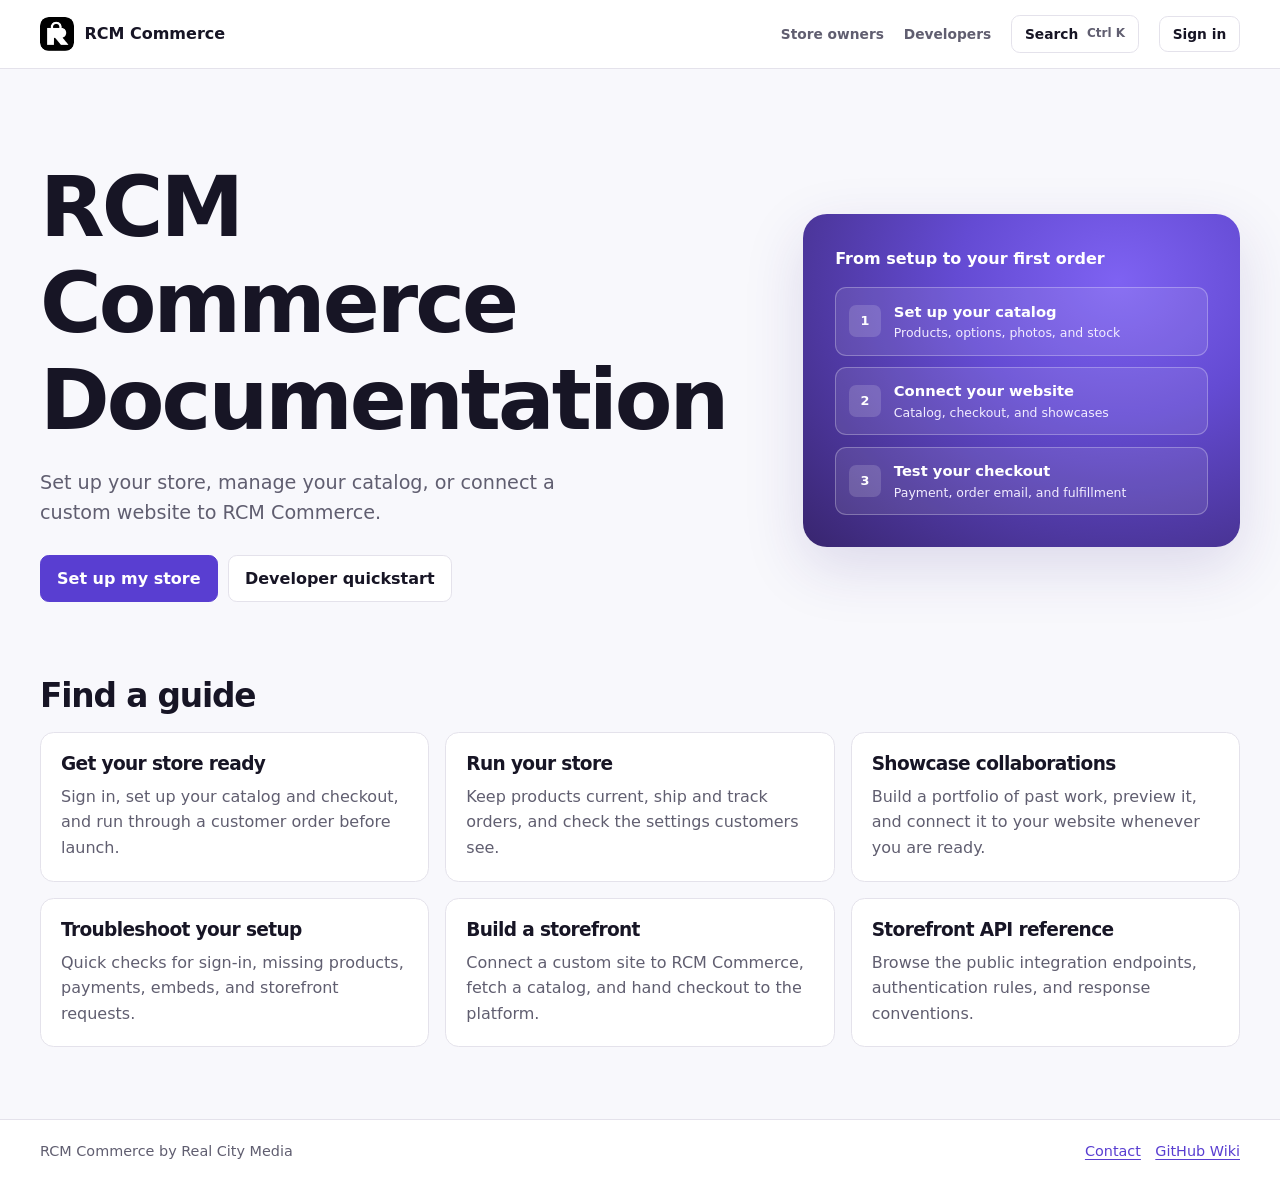
<file: index.html>
<!doctype html>
<html lang="en">
<head><meta charset="utf-8"><meta name="viewport" content="width=device-width, initial-scale=1">
<title>Documentation · RCM Commerce Docs</title><meta name="description" content="Guides for store owners and developers using RCM Commerce.">
<link rel="icon" type="image/png" href="assets/rcm.png"><link rel="stylesheet" href="assets/docs.css">
<script src="assets/docs.js" defer></script></head>
<body><a class="skip" href="#main">Skip to content</a>
<header class="top"><nav class="top-inner" aria-label="Main navigation">
<a class="brand" href="./"><img alt="" width="34" height="34" src="assets/rcm.png">RCM Commerce</a>
<a class="top-link" href="getting-started.html">Store owners</a>
<a class="top-link" href="developers.html">Developers</a>
<button class="search-open" type="button" aria-haspopup="dialog">Search <kbd>Ctrl K</kbd></button>
<a class="button" href="https://realcitycommerce.com/login">Sign in</a>
</nav></header>
<main class="wrap" id="main">
<section class="hero"><div><h1>RCM Commerce<br>Documentation</h1><p>Set up your store, manage your catalog, or connect a custom website to RCM Commerce.</p><div class="hero-actions"><a class="button primary" href="getting-started.html">Set up my store</a><a class="button" href="developers.html">Developer quickstart</a></div></div>
<div class="diagram"><div class="diagram-title">From setup to your first order</div><ol>
<li><span class="diagram-index">1</span><div><b>Set up your catalog</b><small>Products, options, photos, and stock</small></div></li>
<li><span class="diagram-index">2</span><div><b>Connect your website</b><small>Catalog, checkout, and showcases</small></div></li>
<li><span class="diagram-index">3</span><div><b>Test your checkout</b><small>Payment, order email, and fulfillment</small></div></li>
</ol></div></section>
<section class="home-section"><h2>Find a guide</h2><div class="cards"><a class="card-link" href="getting-started.html"><h3>Get your store ready</h3><p>Sign in, set up your catalog and checkout, and run through a customer order before launch.</p></a><a class="card-link" href="store-operations.html"><h3>Run your store</h3><p>Keep products current, ship and track orders, and check the settings customers see.</p></a><a class="card-link" href="collaborations.html"><h3>Showcase collaborations</h3><p>Build a portfolio of past work, preview it, and connect it to your website whenever you are ready.</p></a><a class="card-link" href="troubleshooting.html"><h3>Troubleshoot your setup</h3><p>Quick checks for sign-in, missing products, payments, embeds, and storefront requests.</p></a><a class="card-link" href="developers.html"><h3>Build a storefront</h3><p>Connect a custom site to RCM Commerce, fetch a catalog, and hand checkout to the platform.</p></a><a class="card-link" href="api.html"><h3>Storefront API reference</h3><p>Browse the public integration endpoints, authentication rules, and response conventions.</p></a></div></section>
</main>
<footer><div class="wrap footer-inner"><span>RCM Commerce by Real City Media</span><div class="footer-links">
<a href="https://realcitymedia.com">Contact</a><a href="https://github.com/RealCityMedia/rcm-commerce-docs/wiki">GitHub Wiki</a></div></div></footer>
<dialog id="search" aria-label="Search the guides"><div class="search-bar"><input type="search" aria-label="Search the guides" placeholder="Search products, checkout, API…"><form method="dialog"><button class="button">Close</button></form></div><ul class="search-results" aria-live="polite"></ul></dialog>
</body></html>
</file>
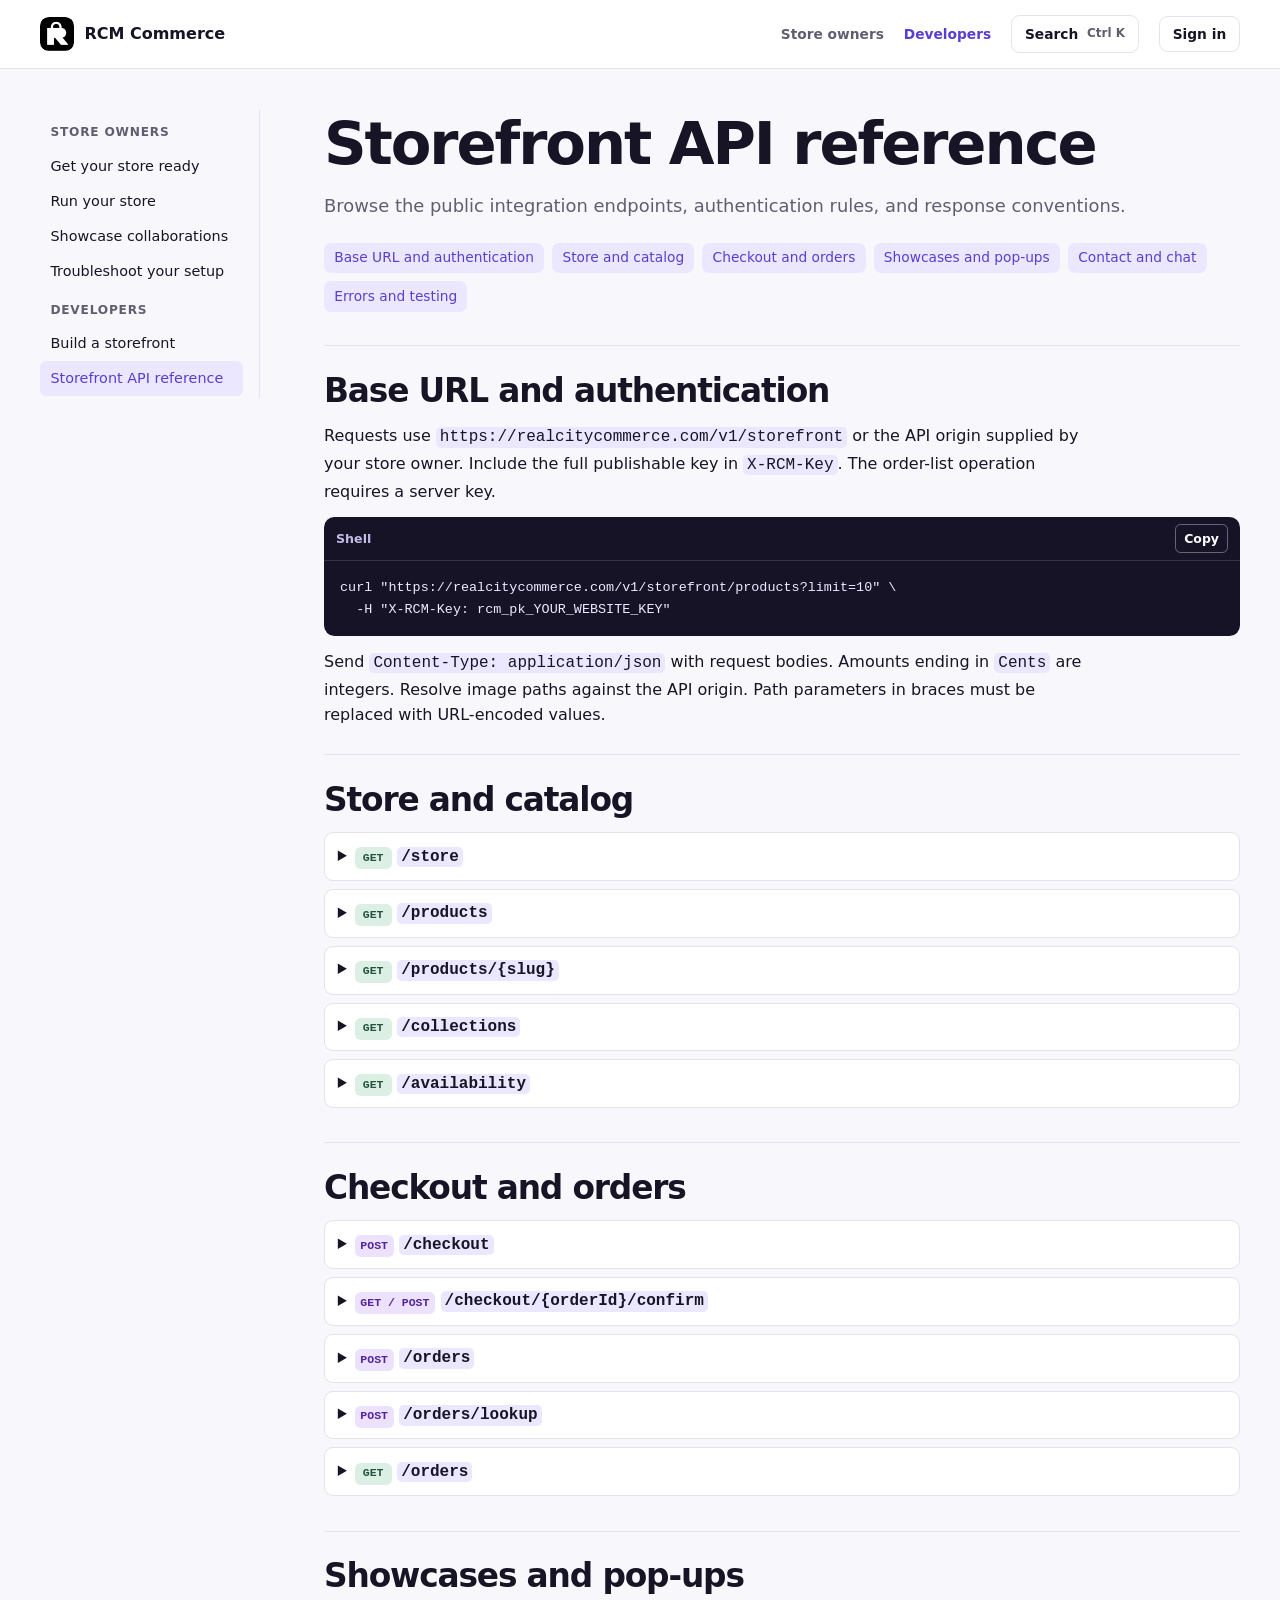
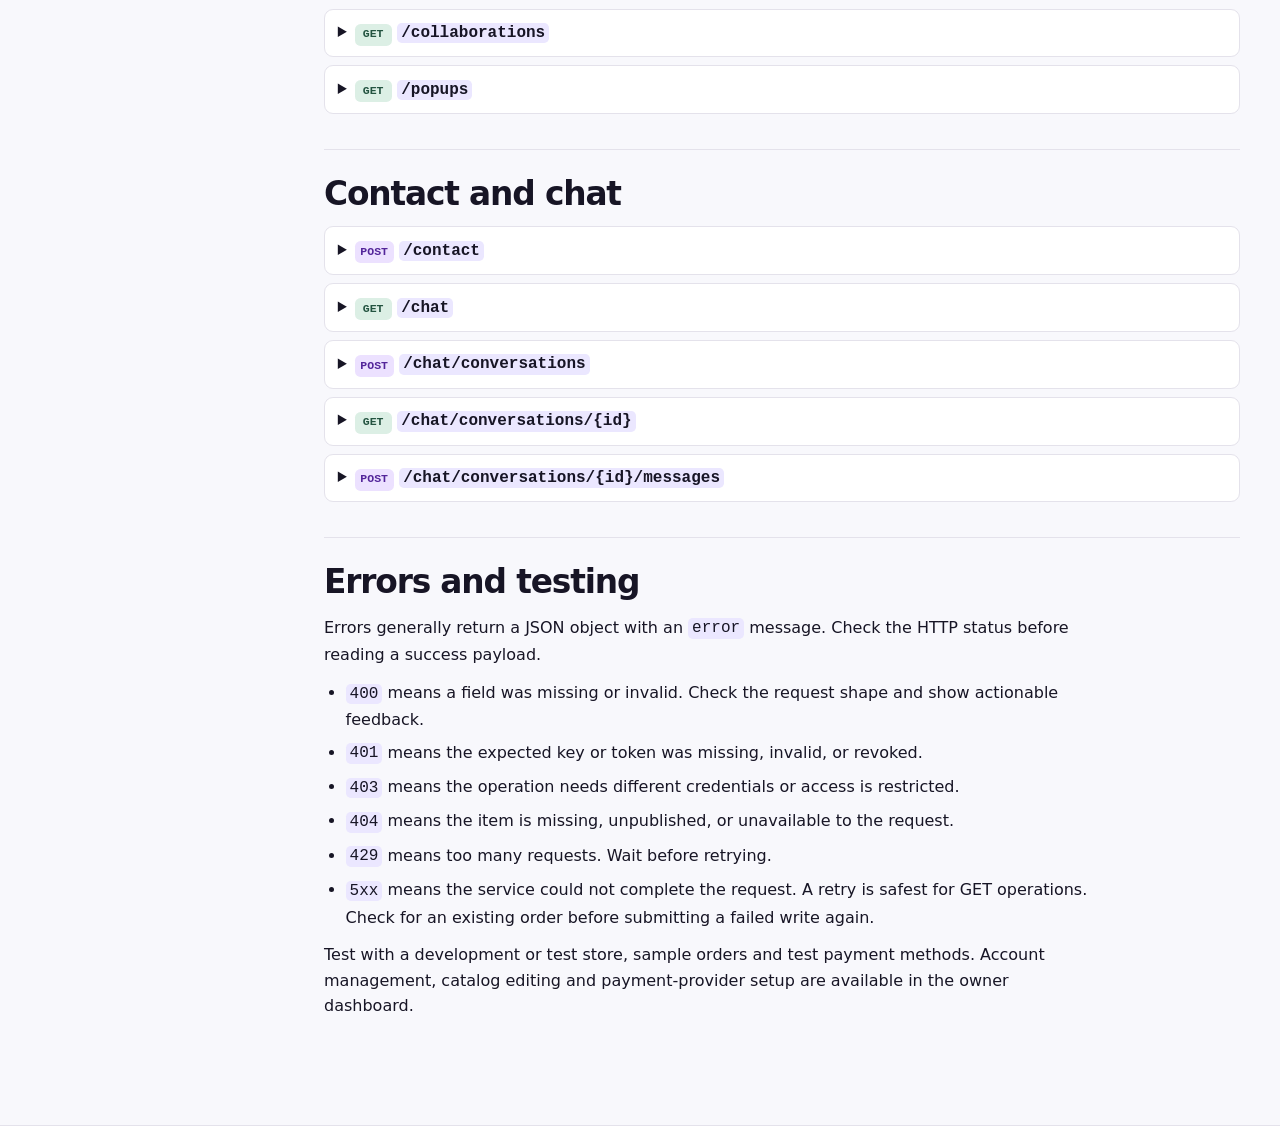
<file: api.html>
<!doctype html>
<html lang="en">
<head><meta charset="utf-8"><meta name="viewport" content="width=device-width, initial-scale=1">
<title>Storefront API reference · RCM Commerce Docs</title><meta name="description" content="Browse the public integration endpoints, authentication rules, and response conventions.">
<link rel="icon" type="image/png" href="assets/rcm.png"><link rel="stylesheet" href="assets/docs.css">
<script src="assets/docs.js" defer></script></head>
<body><a class="skip" href="#main">Skip to content</a>
<header class="top"><nav class="top-inner" aria-label="Main navigation">
<a class="brand" href="./"><img alt="" width="34" height="34" src="assets/rcm.png">RCM Commerce</a>
<a class="top-link" href="getting-started.html">Store owners</a>
<a class="top-link" href="developers.html" aria-current="true">Developers</a>
<button class="search-open" type="button" aria-haspopup="dialog">Search <kbd>Ctrl K</kbd></button>
<a class="button" href="https://realcitycommerce.com/login">Sign in</a>
</nav></header>
<main class="wrap page-grid" id="main"><nav class="sidebar" aria-label="Documentation"><h2>Store owners</h2><a href="getting-started.html">Get your store ready</a><a href="store-operations.html">Run your store</a><a href="collaborations.html">Showcase collaborations</a><a href="troubleshooting.html">Troubleshoot your setup</a><h2>Developers</h2><a href="developers.html">Build a storefront</a><a href="api.html" aria-current="page">Storefront API reference</a></nav>
<article class="doc"><header class="page-title"><h1>Storefront API reference</h1><p>Browse the public integration endpoints, authentication rules, and response conventions.</p></header>
<nav class="contents" aria-label="On this page"><a href="#overview">Base URL and authentication</a><a href="#catalog">Store and catalog</a><a href="#payments">Checkout and orders</a><a href="#content">Showcases and pop-ups</a><a href="#messaging">Contact and chat</a><a href="#errors">Errors and testing</a></nav>
<section id="overview"><h2>Base URL and authentication</h2><p>Requests use <code>https://realcitycommerce.com/v1/storefront</code> or the API origin supplied by your store owner. Include the full publishable key in <code>X-RCM-Key</code>. The order-list operation requires a server key.</p><div class="code"><div class="code-header"><span>Shell</span><button type="button" aria-label="Copy Shell example">Copy</button></div><pre><code>curl &quot;https://realcitycommerce.com/v1/storefront/products?limit=10&quot; \
  -H &quot;X-RCM-Key: rcm_pk_YOUR_WEBSITE_KEY&quot;</code></pre></div><p>Send <code>Content-Type: application/json</code> with request bodies. Amounts ending in <code>Cents</code> are integers. Resolve image paths against the API origin. Path parameters in braces must be replaced with URL-encoded values.</p></section>
<section id="catalog"><h2>Store and catalog</h2><details><summary><span class="method get">GET</span> <code>/store</code></summary><p>Returns the connected store’s <code>id</code>, <code>slug</code>, <code>name</code>, <code>currency</code>, <code>email</code> and <code>phone</code>.</p></details><details><summary><span class="method get">GET</span> <code>/products</code></summary><p>Returns <code>{ products, total }</code>. Optional query fields include <code>collection</code> (slug), <code>q</code>, <code>tag</code>, <code>sort</code> (<code>newest</code>, <code>price_asc</code>, <code>price_desc</code>, <code>title</code>), <code>limit</code>, <code>offset</code> and <code>lang</code> (<code>en</code> or <code>fr</code>). Use variant IDs, integer-cent prices and stock availability in your product interface.</p></details><details><summary><span class="method get">GET</span> <code>/products/{slug}</code></summary><p>Returns <code>{ product }</code> for an Active product in the store. Accepts <code>lang</code>. A missing or unpublished slug returns <code>404</code>.</p></details><details><summary><span class="method get">GET</span> <code>/collections</code></summary><p>Returns <code>{ collections }</code>. Each includes its slug, title, description, image and active product count.</p></details><details><summary><span class="method get">GET</span> <code>/availability</code></summary><p>Returns <code>salesEnabled</code>, <code>paused</code>, <code>testMode</code>, <code>message</code>, and <code>stripe</code>. Use this to determine whether card sales are ready. A non-null <code>stripe</code> may supply a publishable key for supported custom payment integrations.</p></details></section>
<section id="payments"><h2>Checkout and orders</h2><details><summary><span class="method post">POST</span> <code>/checkout</code></summary><p>Requires <code>items</code> with <code>variantId</code> and <code>quantity</code>, plus absolute <code>successUrl</code> and <code>cancelUrl</code>. <code>customerEmail</code> is optional. Returns <code>201</code> with <code>orderId</code>, <code>number</code>, <code>reference</code>, hosted <code>url</code>, and <code>mock</code>.</p></details><details><summary><span class="method get / post">GET / POST</span> <code>/checkout/{orderId}/confirm</code></summary><p>Returns <code>paid</code>, <code>status</code>, <code>reference</code>, <code>paymentMethod</code>, <code>paymentLabel</code>, <code>instructions</code>, <code>totalCents</code>, and <code>currency</code>. Use the order ID from checkout. Some manual payments remain pending.</p></details><details><summary><span class="method post">POST</span> <code>/orders</code></summary><p>Submits an order or quote in a quote-enabled integration. Send <code>items</code> and at least one of <code>email</code> or <code>contactPhone</code>. Also accepts <code>contactName</code>, <code>contactAddress</code>, <code>notes</code>, <code>fulfilment</code> (<code>pickup</code> or <code>delivery</code>), and <code>paymentMethod</code> (<code>card</code> or <code>terms</code>). Returns <code>201</code> with <code>{ order }</code>. Use hosted checkout for standard online payment.</p></details><details><summary><span class="method post">POST</span> <code>/orders/lookup</code></summary><p>Send <code>{ reference, contact }</code>. The contact must match the phone or email on the order. Returns <code>{ order }</code>, including shipments and tracking when present.</p></details><details><summary><span class="method get">GET</span> <code>/orders</code></summary><p>Requires the server key. Returns <code>{ orders }</code> with up to the 100 most recent orders. Keep this operation and the returned customer information on your server.</p></details></section>
<section id="content"><h2>Showcases and pop-ups</h2><details><summary><span class="method get">GET</span> <code>/collaborations</code></summary><p>Returns <code>{ enabled, collaborations }</code>. Entries contain <code>id</code>, <code>title</code>, <code>company</code>, <code>image</code>, and <code>section</code>. Disabled showcases return an empty array. Sort order is newest first.</p></details><details><summary><span class="method get">GET</span> <code>/popups</code></summary><p>Returns <code>{ enabled, popups }</code> with published current or upcoming events when enabled. Each event includes its name, dates, location and display details.</p></details></section>
<section id="messaging"><h2>Contact and chat</h2><details><summary><span class="method post">POST</span> <code>/contact</code></summary><p>Send <code>name</code>, <code>email</code>, and <code>message</code>. An order <code>reference</code> is optional. A successful submission returns <code>{ ok: true }</code>.</p></details><details><summary><span class="method get">GET</span> <code>/chat</code></summary><p>Returns <code>{ store: { name } }</code> for the connected store.</p></details><details><summary><span class="method post">POST</span> <code>/chat/conversations</code></summary><p>Send <code>email</code> and <code>message</code> with optional <code>name</code> and <code>orderReference</code>. Returns the customer’s conversation, message, access token, and hosted chat URL.</p></details><details><summary><span class="method get">GET</span> <code>/chat/conversations/{id}</code></summary><p>Use the website key and the conversation access token in <code>X-RCM-Chat-Token</code>. Optional <code>after</code> returns only newer messages. Optional <code>peek=1</code> checks without marking the conversation seen.</p></details><details><summary><span class="method post">POST</span> <code>/chat/conversations/{id}/messages</code></summary><p>Use the website key and conversation token. Send <code>{ message }</code>. Returns the saved message with <code>201</code>.</p></details></section>
<section id="errors"><h2>Errors and testing</h2><p>Errors generally return a JSON object with an <code>error</code> message. Check the HTTP status before reading a success payload.</p><ul><li><code>400</code> means a field was missing or invalid. Check the request shape and show actionable feedback.</li><li><code>401</code> means the expected key or token was missing, invalid, or revoked.</li><li><code>403</code> means the operation needs different credentials or access is restricted.</li><li><code>404</code> means the item is missing, unpublished, or unavailable to the request.</li><li><code>429</code> means too many requests. Wait before retrying.</li><li><code>5xx</code> means the service could not complete the request. A retry is safest for GET operations. Check for an existing order before submitting a failed write again.</li></ul><p>Test with a development or test store, sample orders and test payment methods. Account management, catalog editing and payment-provider setup are available in the owner dashboard.</p></section>
</article></main>
<footer><div class="wrap footer-inner"><span>RCM Commerce by Real City Media</span><div class="footer-links">
<a href="https://realcitymedia.com">Contact</a><a href="https://github.com/RealCityMedia/rcm-commerce-docs/wiki">GitHub Wiki</a></div></div></footer>
<dialog id="search" aria-label="Search the guides"><div class="search-bar"><input type="search" aria-label="Search the guides" placeholder="Search products, checkout, API…"><form method="dialog"><button class="button">Close</button></form></div><ul class="search-results" aria-live="polite"></ul></dialog>
</body></html>
</file>
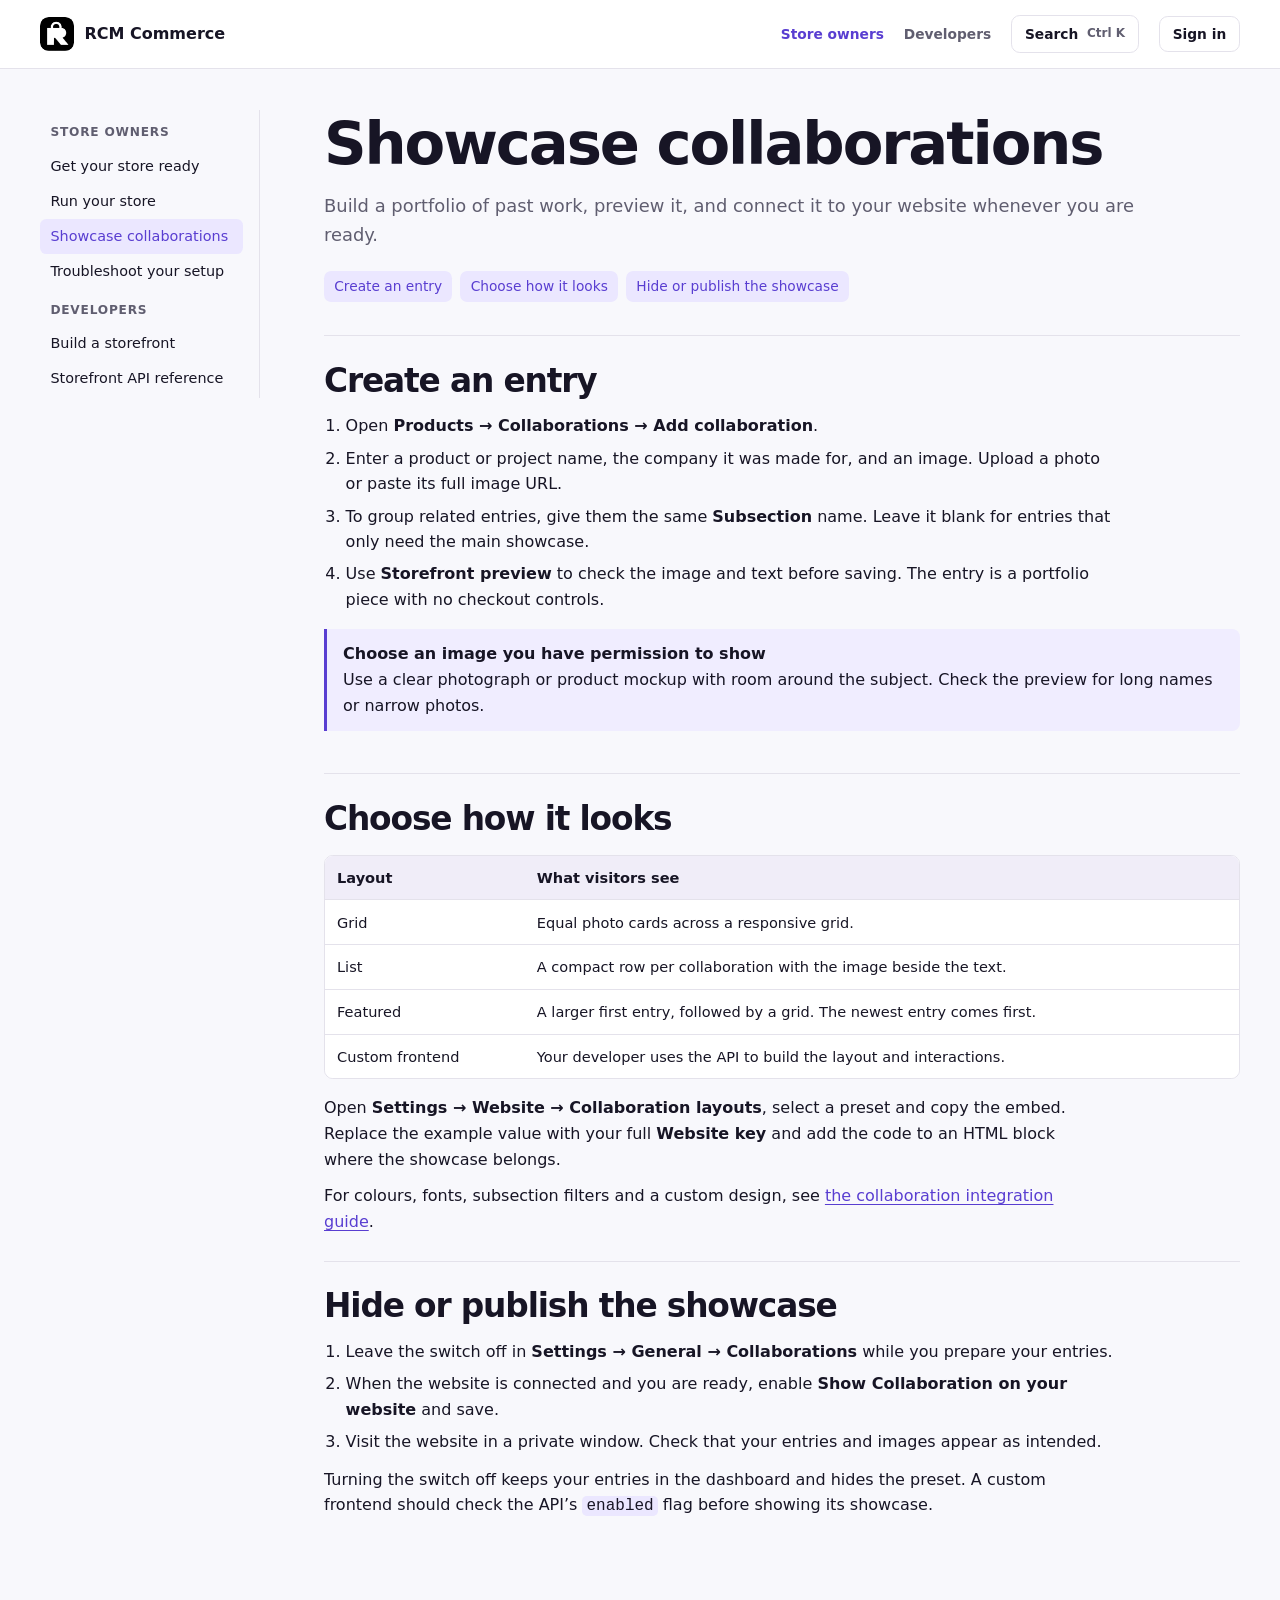
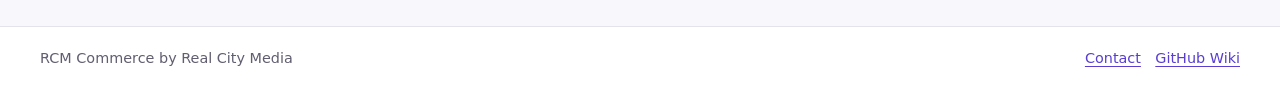
<file: collaborations.html>
<!doctype html>
<html lang="en">
<head><meta charset="utf-8"><meta name="viewport" content="width=device-width, initial-scale=1">
<title>Showcase collaborations · RCM Commerce Docs</title><meta name="description" content="Build a portfolio of past work, preview it, and connect it to your website whenever you are ready.">
<link rel="icon" type="image/png" href="assets/rcm.png"><link rel="stylesheet" href="assets/docs.css">
<script src="assets/docs.js" defer></script></head>
<body><a class="skip" href="#main">Skip to content</a>
<header class="top"><nav class="top-inner" aria-label="Main navigation">
<a class="brand" href="./"><img alt="" width="34" height="34" src="assets/rcm.png">RCM Commerce</a>
<a class="top-link" href="getting-started.html" aria-current="true">Store owners</a>
<a class="top-link" href="developers.html">Developers</a>
<button class="search-open" type="button" aria-haspopup="dialog">Search <kbd>Ctrl K</kbd></button>
<a class="button" href="https://realcitycommerce.com/login">Sign in</a>
</nav></header>
<main class="wrap page-grid" id="main"><nav class="sidebar" aria-label="Documentation"><h2>Store owners</h2><a href="getting-started.html">Get your store ready</a><a href="store-operations.html">Run your store</a><a href="collaborations.html" aria-current="page">Showcase collaborations</a><a href="troubleshooting.html">Troubleshoot your setup</a><h2>Developers</h2><a href="developers.html">Build a storefront</a><a href="api.html">Storefront API reference</a></nav>
<article class="doc"><header class="page-title"><h1>Showcase collaborations</h1><p>Build a portfolio of past work, preview it, and connect it to your website whenever you are ready.</p></header>
<nav class="contents" aria-label="On this page"><a href="#create">Create an entry</a><a href="#display">Choose how it looks</a><a href="#visibility">Hide or publish the showcase</a></nav>
<section id="create"><h2>Create an entry</h2><ol><li>Open <strong>Products → Collaborations → Add collaboration</strong>.</li><li>Enter a product or project name, the company it was made for, and an image. Upload a photo or paste its full image URL.</li><li>To group related entries, give them the same <strong>Subsection</strong> name. Leave it blank for entries that only need the main showcase.</li><li>Use <strong>Storefront preview</strong> to check the image and text before saving. The entry is a portfolio piece with no checkout controls.</li></ol><aside class="tip"><strong>Choose an image you have permission to show</strong>Use a clear photograph or product mockup with room around the subject. Check the preview for long names or narrow photos.</aside></section>
<section id="display"><h2>Choose how it looks</h2><div class="table-wrap"><table><thead><tr><th scope="col">Layout</th><th scope="col">What visitors see</th></tr></thead><tbody><tr><td>Grid</td><td>Equal photo cards across a responsive grid.</td></tr><tr><td>List</td><td>A compact row per collaboration with the image beside the text.</td></tr><tr><td>Featured</td><td>A larger first entry, followed by a grid. The newest entry comes first.</td></tr><tr><td>Custom frontend</td><td>Your developer uses the API to build the layout and interactions.</td></tr></tbody></table></div><p>Open <strong>Settings → Website → Collaboration layouts</strong>, select a preset and copy the embed. Replace the example value with your full <strong>Website key</strong> and add the code to an HTML block where the showcase belongs.</p><p>For colours, fonts, subsection filters and a custom design, see <a href="developers.html#collaborations">the collaboration integration guide</a>.</p></section>
<section id="visibility"><h2>Hide or publish the showcase</h2><ol><li>Leave the switch off in <strong>Settings → General → Collaborations</strong> while you prepare your entries.</li><li>When the website is connected and you are ready, enable <strong>Show Collaboration on your website</strong> and save.</li><li>Visit the website in a private window. Check that your entries and images appear as intended.</li></ol><p>Turning the switch off keeps your entries in the dashboard and hides the preset. A custom frontend should check the API’s <code>enabled</code> flag before showing its showcase.</p></section>
</article></main>
<footer><div class="wrap footer-inner"><span>RCM Commerce by Real City Media</span><div class="footer-links">
<a href="https://realcitymedia.com">Contact</a><a href="https://github.com/RealCityMedia/rcm-commerce-docs/wiki">GitHub Wiki</a></div></div></footer>
<dialog id="search" aria-label="Search the guides"><div class="search-bar"><input type="search" aria-label="Search the guides" placeholder="Search products, checkout, API…"><form method="dialog"><button class="button">Close</button></form></div><ul class="search-results" aria-live="polite"></ul></dialog>
</body></html>
</file>
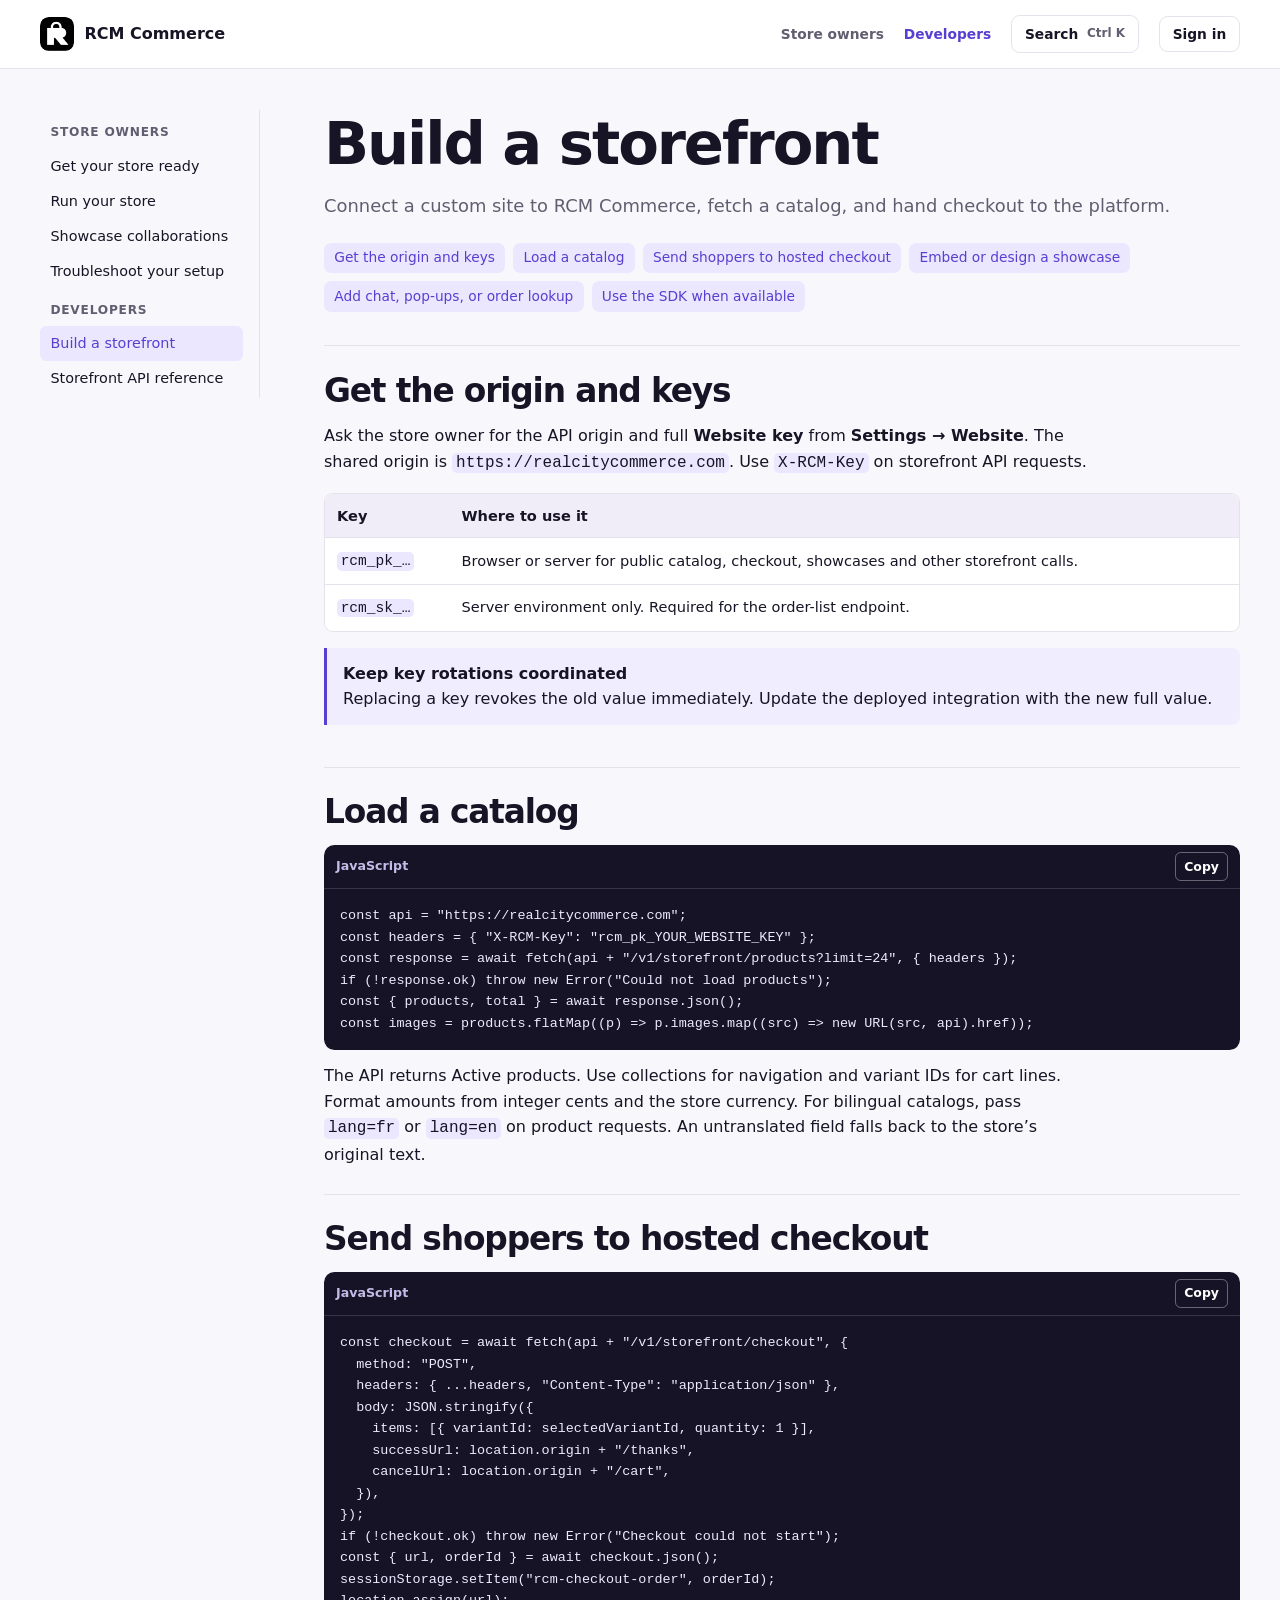
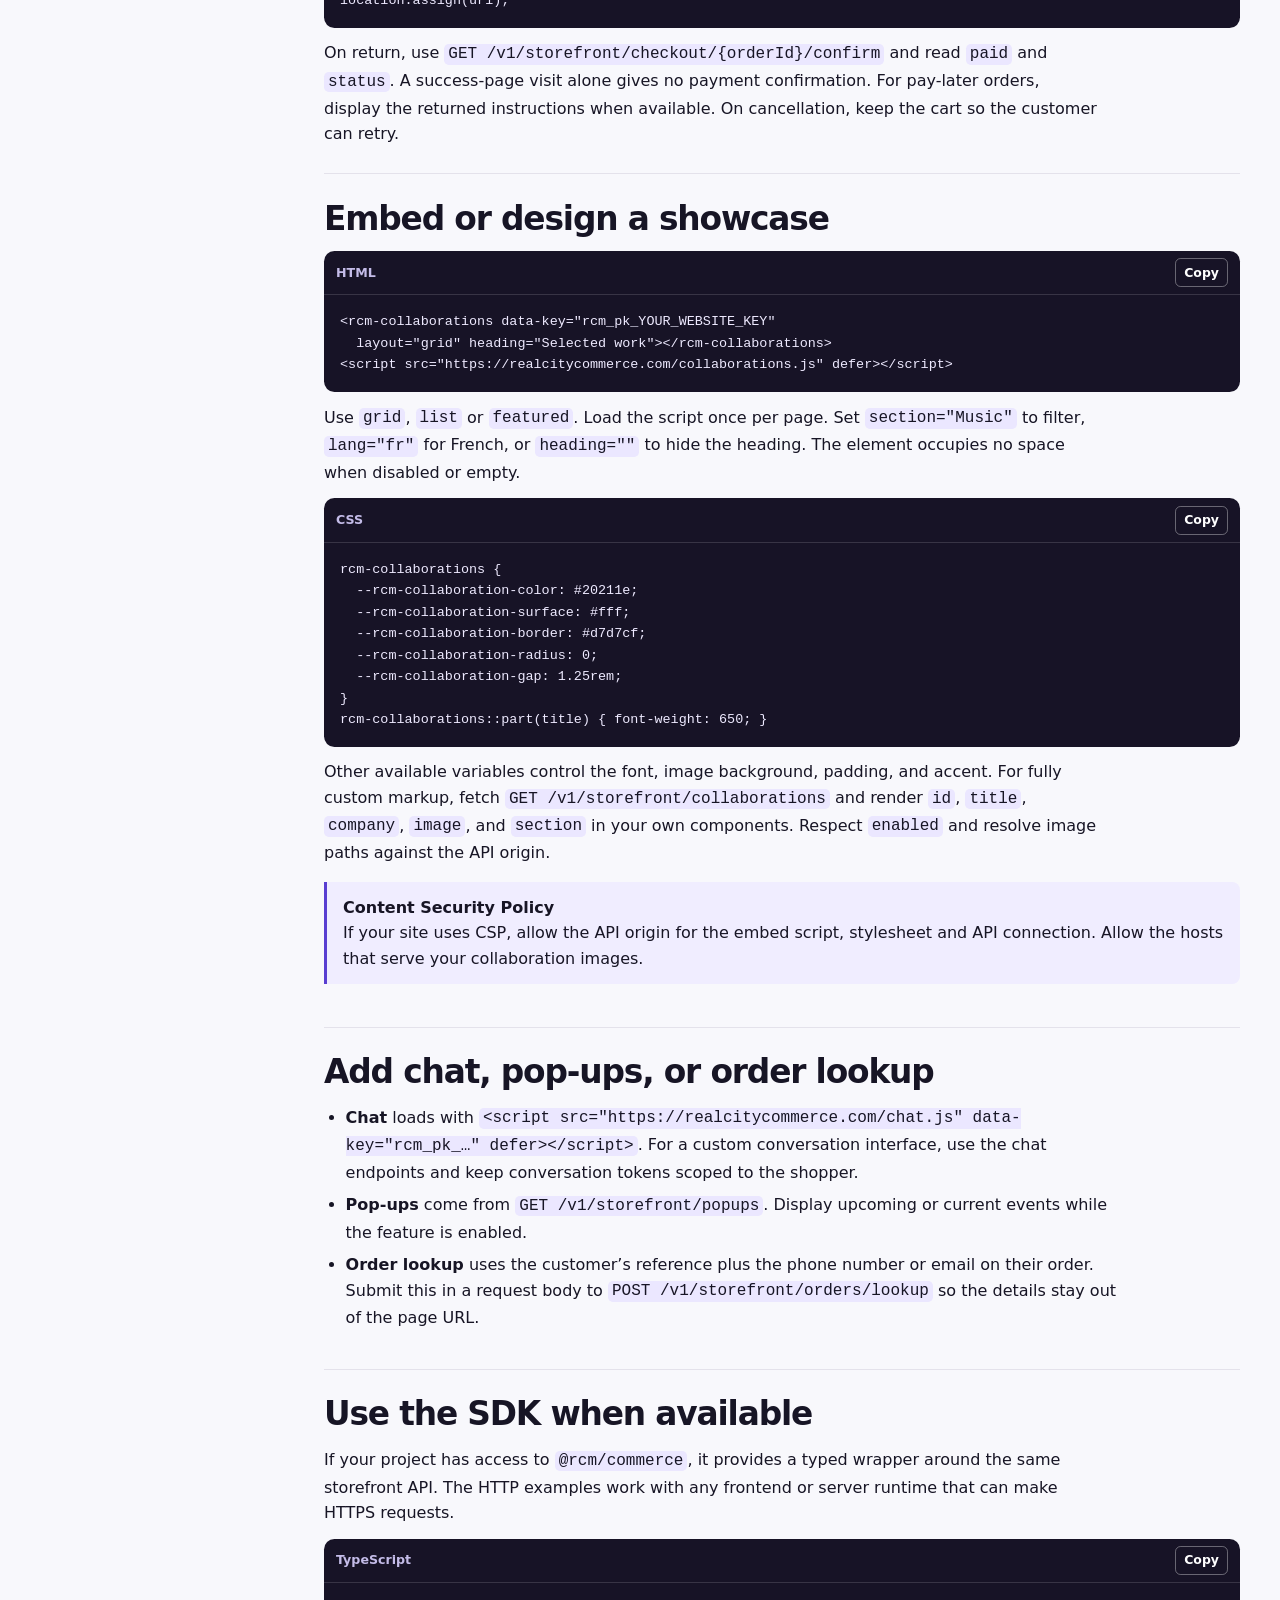
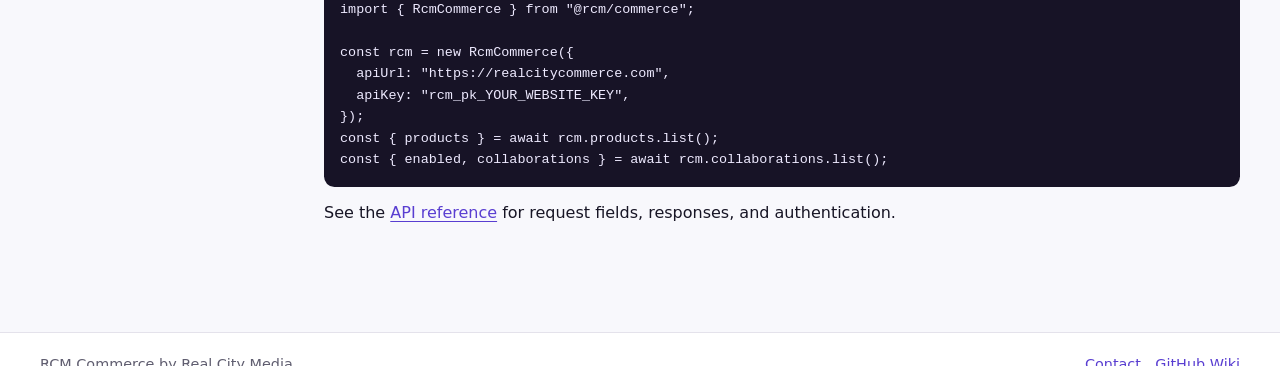
<file: developers.html>
<!doctype html>
<html lang="en">
<head><meta charset="utf-8"><meta name="viewport" content="width=device-width, initial-scale=1">
<title>Build a storefront · RCM Commerce Docs</title><meta name="description" content="Connect a custom site to RCM Commerce, fetch a catalog, and hand checkout to the platform.">
<link rel="icon" type="image/png" href="assets/rcm.png"><link rel="stylesheet" href="assets/docs.css">
<script src="assets/docs.js" defer></script></head>
<body><a class="skip" href="#main">Skip to content</a>
<header class="top"><nav class="top-inner" aria-label="Main navigation">
<a class="brand" href="./"><img alt="" width="34" height="34" src="assets/rcm.png">RCM Commerce</a>
<a class="top-link" href="getting-started.html">Store owners</a>
<a class="top-link" href="developers.html" aria-current="true">Developers</a>
<button class="search-open" type="button" aria-haspopup="dialog">Search <kbd>Ctrl K</kbd></button>
<a class="button" href="https://realcitycommerce.com/login">Sign in</a>
</nav></header>
<main class="wrap page-grid" id="main"><nav class="sidebar" aria-label="Documentation"><h2>Store owners</h2><a href="getting-started.html">Get your store ready</a><a href="store-operations.html">Run your store</a><a href="collaborations.html">Showcase collaborations</a><a href="troubleshooting.html">Troubleshoot your setup</a><h2>Developers</h2><a href="developers.html" aria-current="page">Build a storefront</a><a href="api.html">Storefront API reference</a></nav>
<article class="doc"><header class="page-title"><h1>Build a storefront</h1><p>Connect a custom site to RCM Commerce, fetch a catalog, and hand checkout to the platform.</p></header>
<nav class="contents" aria-label="On this page"><a href="#keys">Get the origin and keys</a><a href="#catalog">Load a catalog</a><a href="#checkout">Send shoppers to hosted checkout</a><a href="#collaborations">Embed or design a showcase</a><a href="#extras">Add chat, pop-ups, or order lookup</a><a href="#sdk">Use the SDK when available</a></nav>
<section id="keys"><h2>Get the origin and keys</h2><p>Ask the store owner for the API origin and full <strong>Website key</strong> from <strong>Settings → Website</strong>. The shared origin is <code>https://realcitycommerce.com</code>. Use <code>X-RCM-Key</code> on storefront API requests.</p><div class="table-wrap"><table><thead><tr><th scope="col">Key</th><th scope="col">Where to use it</th></tr></thead><tbody><tr><td><code>rcm_pk_…</code></td><td>Browser or server for public catalog, checkout, showcases and other storefront calls.</td></tr><tr><td><code>rcm_sk_…</code></td><td>Server environment only. Required for the order-list endpoint.</td></tr></tbody></table></div><aside class="tip"><strong>Keep key rotations coordinated</strong>Replacing a key revokes the old value immediately. Update the deployed integration with the new full value.</aside></section>
<section id="catalog"><h2>Load a catalog</h2><div class="code"><div class="code-header"><span>JavaScript</span><button type="button" aria-label="Copy JavaScript example">Copy</button></div><pre><code>const api = &quot;https://realcitycommerce.com&quot;;
const headers = { &quot;X-RCM-Key&quot;: &quot;rcm_pk_YOUR_WEBSITE_KEY&quot; };
const response = await fetch(api + &quot;/v1/storefront/products?limit=24&quot;, { headers });
if (!response.ok) throw new Error(&quot;Could not load products&quot;);
const { products, total } = await response.json();
const images = products.flatMap((p) =&gt; p.images.map((src) =&gt; new URL(src, api).href));</code></pre></div><p>The API returns Active products. Use collections for navigation and variant IDs for cart lines. Format amounts from integer cents and the store currency. For bilingual catalogs, pass <code>lang=fr</code> or <code>lang=en</code> on product requests. An untranslated field falls back to the store’s original text.</p></section>
<section id="checkout"><h2>Send shoppers to hosted checkout</h2><div class="code"><div class="code-header"><span>JavaScript</span><button type="button" aria-label="Copy JavaScript example">Copy</button></div><pre><code>const checkout = await fetch(api + &quot;/v1/storefront/checkout&quot;, {
  method: &quot;POST&quot;,
  headers: { ...headers, &quot;Content-Type&quot;: &quot;application/json&quot; },
  body: JSON.stringify({
    items: [{ variantId: selectedVariantId, quantity: 1 }],
    successUrl: location.origin + &quot;/thanks&quot;,
    cancelUrl: location.origin + &quot;/cart&quot;,
  }),
});
if (!checkout.ok) throw new Error(&quot;Checkout could not start&quot;);
const { url, orderId } = await checkout.json();
sessionStorage.setItem(&quot;rcm-checkout-order&quot;, orderId);
location.assign(url);</code></pre></div><p>On return, use <code>GET /v1/storefront/checkout/{orderId}/confirm</code> and read <code>paid</code> and <code>status</code>. A success-page visit alone gives no payment confirmation. For pay-later orders, display the returned instructions when available. On cancellation, keep the cart so the customer can retry.</p></section>
<section id="collaborations"><h2>Embed or design a showcase</h2><div class="code"><div class="code-header"><span>HTML</span><button type="button" aria-label="Copy HTML example">Copy</button></div><pre><code>&lt;rcm-collaborations data-key=&quot;rcm_pk_YOUR_WEBSITE_KEY&quot;
  layout=&quot;grid&quot; heading=&quot;Selected work&quot;&gt;&lt;/rcm-collaborations&gt;
&lt;script src=&quot;https://realcitycommerce.com/collaborations.js&quot; defer&gt;&lt;/script&gt;</code></pre></div><p>Use <code>grid</code>, <code>list</code> or <code>featured</code>. Load the script once per page. Set <code>section="Music"</code> to filter, <code>lang="fr"</code> for French, or <code>heading=""</code> to hide the heading. The element occupies no space when disabled or empty.</p><div class="code"><div class="code-header"><span>CSS</span><button type="button" aria-label="Copy CSS example">Copy</button></div><pre><code>rcm-collaborations {
  --rcm-collaboration-color: #20211e;
  --rcm-collaboration-surface: #fff;
  --rcm-collaboration-border: #d7d7cf;
  --rcm-collaboration-radius: 0;
  --rcm-collaboration-gap: 1.25rem;
}
rcm-collaborations::part(title) { font-weight: 650; }</code></pre></div><p>Other available variables control the font, image background, padding, and accent. For fully custom markup, fetch <code>GET /v1/storefront/collaborations</code> and render <code>id</code>, <code>title</code>, <code>company</code>, <code>image</code>, and <code>section</code> in your own components. Respect <code>enabled</code> and resolve image paths against the API origin.</p><aside class="tip"><strong>Content Security Policy</strong>If your site uses CSP, allow the API origin for the embed script, stylesheet and API connection. Allow the hosts that serve your collaboration images.</aside></section>
<section id="extras"><h2>Add chat, pop-ups, or order lookup</h2><ul><li><strong>Chat</strong> loads with <code>&lt;script src="https://realcitycommerce.com/chat.js" data-key="rcm_pk_…" defer&gt;&lt;/script&gt;</code>. For a custom conversation interface, use the chat endpoints and keep conversation tokens scoped to the shopper.</li><li><strong>Pop-ups</strong> come from <code>GET /v1/storefront/popups</code>. Display upcoming or current events while the feature is enabled.</li><li><strong>Order lookup</strong> uses the customer’s reference plus the phone number or email on their order. Submit this in a request body to <code>POST /v1/storefront/orders/lookup</code> so the details stay out of the page URL.</li></ul></section>
<section id="sdk"><h2>Use the SDK when available</h2><p>If your project has access to <code>@rcm/commerce</code>, it provides a typed wrapper around the same storefront API. The HTTP examples work with any frontend or server runtime that can make HTTPS requests.</p><div class="code"><div class="code-header"><span>TypeScript</span><button type="button" aria-label="Copy TypeScript example">Copy</button></div><pre><code>import { RcmCommerce } from &quot;@rcm/commerce&quot;;

const rcm = new RcmCommerce({
  apiUrl: &quot;https://realcitycommerce.com&quot;,
  apiKey: &quot;rcm_pk_YOUR_WEBSITE_KEY&quot;,
});
const { products } = await rcm.products.list();
const { enabled, collaborations } = await rcm.collaborations.list();</code></pre></div><p>See the <a href="api.html">API reference</a> for request fields, responses, and authentication.</p></section>
</article></main>
<footer><div class="wrap footer-inner"><span>RCM Commerce by Real City Media</span><div class="footer-links">
<a href="https://realcitymedia.com">Contact</a><a href="https://github.com/RealCityMedia/rcm-commerce-docs/wiki">GitHub Wiki</a></div></div></footer>
<dialog id="search" aria-label="Search the guides"><div class="search-bar"><input type="search" aria-label="Search the guides" placeholder="Search products, checkout, API…"><form method="dialog"><button class="button">Close</button></form></div><ul class="search-results" aria-live="polite"></ul></dialog>
</body></html>
</file>
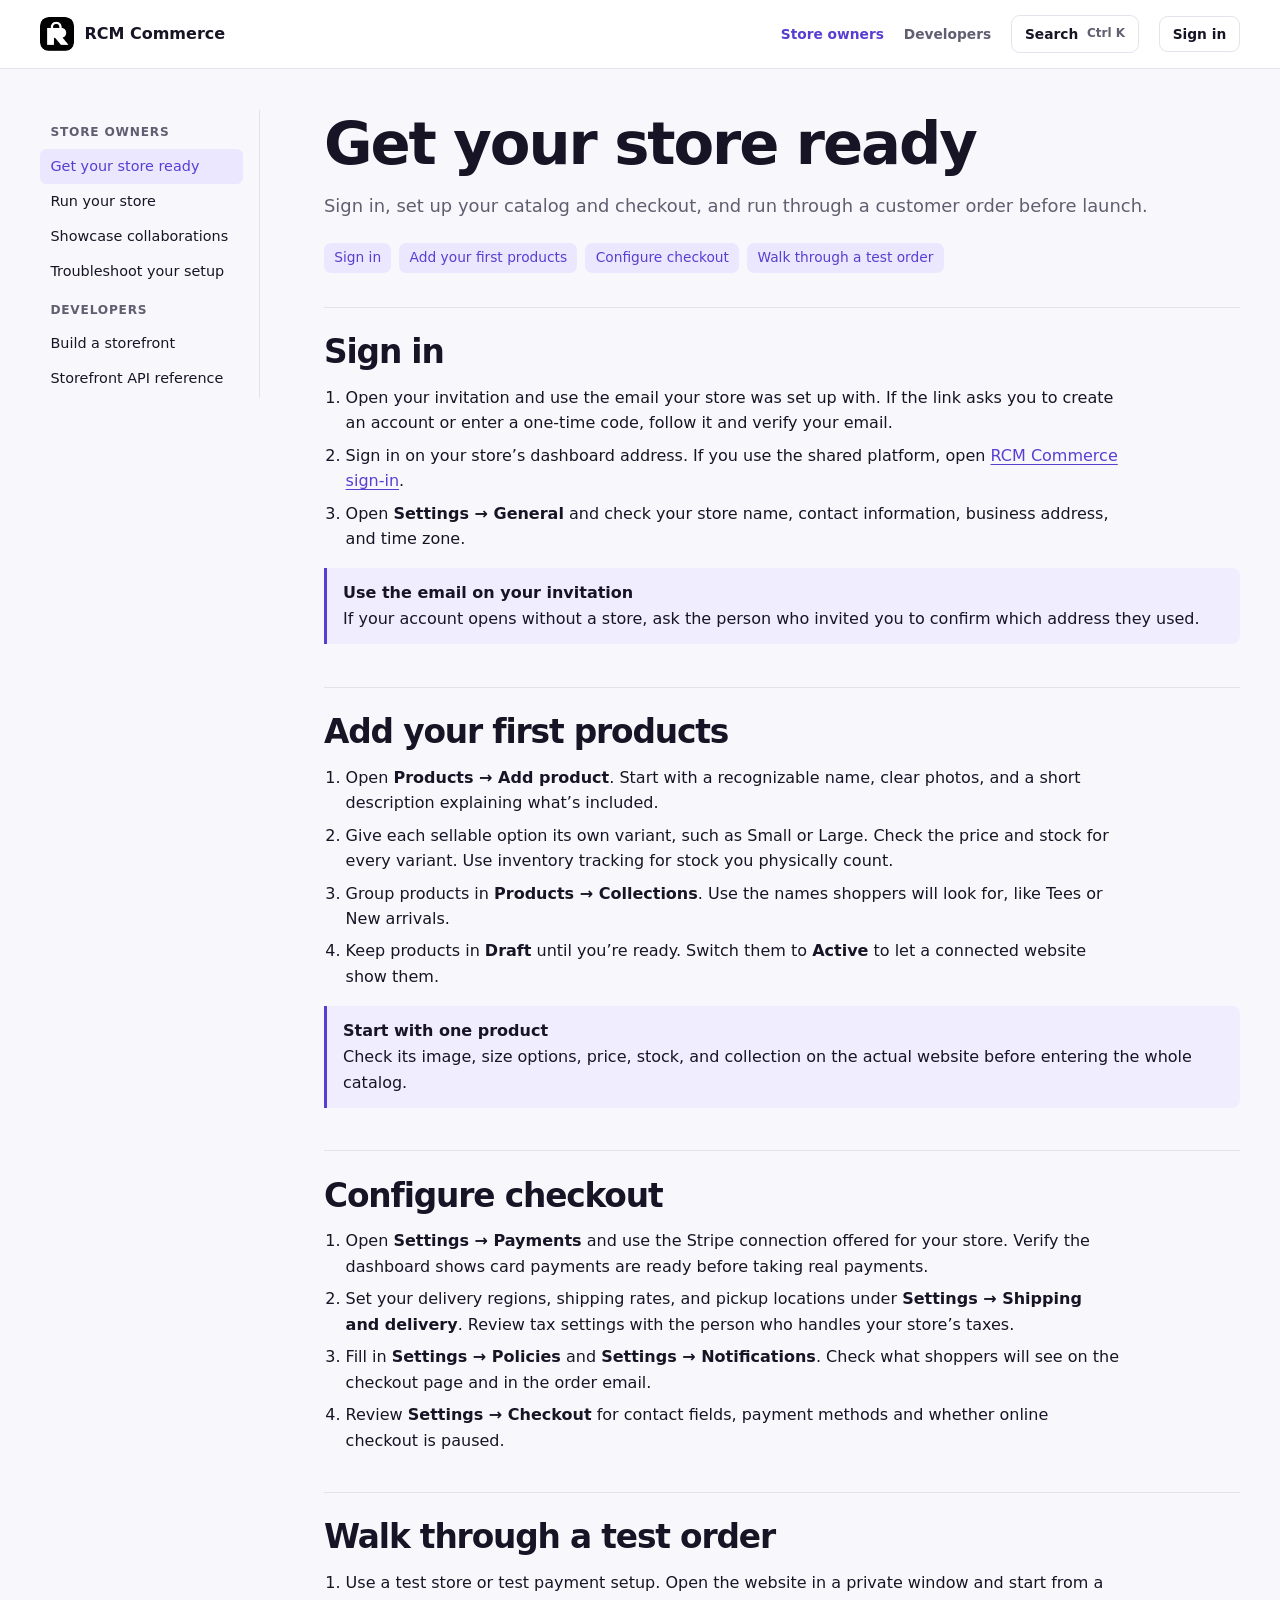
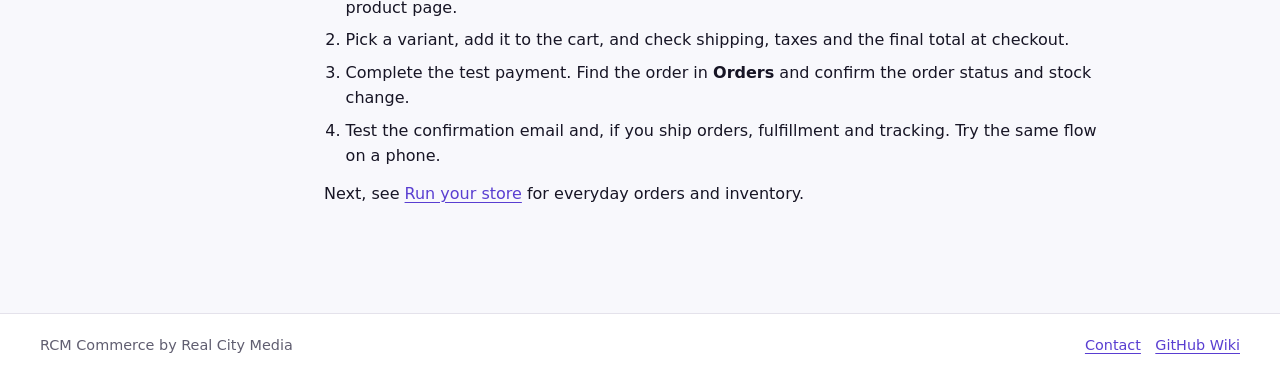
<file: getting-started.html>
<!doctype html>
<html lang="en">
<head><meta charset="utf-8"><meta name="viewport" content="width=device-width, initial-scale=1">
<title>Get your store ready · RCM Commerce Docs</title><meta name="description" content="Sign in, set up your catalog and checkout, and run through a customer order before launch.">
<link rel="icon" type="image/png" href="assets/rcm.png"><link rel="stylesheet" href="assets/docs.css">
<script src="assets/docs.js" defer></script></head>
<body><a class="skip" href="#main">Skip to content</a>
<header class="top"><nav class="top-inner" aria-label="Main navigation">
<a class="brand" href="./"><img alt="" width="34" height="34" src="assets/rcm.png">RCM Commerce</a>
<a class="top-link" href="getting-started.html" aria-current="true">Store owners</a>
<a class="top-link" href="developers.html">Developers</a>
<button class="search-open" type="button" aria-haspopup="dialog">Search <kbd>Ctrl K</kbd></button>
<a class="button" href="https://realcitycommerce.com/login">Sign in</a>
</nav></header>
<main class="wrap page-grid" id="main"><nav class="sidebar" aria-label="Documentation"><h2>Store owners</h2><a href="getting-started.html" aria-current="page">Get your store ready</a><a href="store-operations.html">Run your store</a><a href="collaborations.html">Showcase collaborations</a><a href="troubleshooting.html">Troubleshoot your setup</a><h2>Developers</h2><a href="developers.html">Build a storefront</a><a href="api.html">Storefront API reference</a></nav>
<article class="doc"><header class="page-title"><h1>Get your store ready</h1><p>Sign in, set up your catalog and checkout, and run through a customer order before launch.</p></header>
<nav class="contents" aria-label="On this page"><a href="#sign-in">Sign in</a><a href="#catalog">Add your first products</a><a href="#checkout">Configure checkout</a><a href="#launch">Walk through a test order</a></nav>
<section id="sign-in"><h2>Sign in</h2><ol><li>Open your invitation and use the email your store was set up with. If the link asks you to create an account or enter a one-time code, follow it and verify your email.</li><li>Sign in on your store’s dashboard address. If you use the shared platform, open <a href="https://realcitycommerce.com/login">RCM Commerce sign-in</a>.</li><li>Open <strong>Settings → General</strong> and check your store name, contact information, business address, and time zone.</li></ol><aside class="tip"><strong>Use the email on your invitation</strong>If your account opens without a store, ask the person who invited you to confirm which address they used.</aside></section>
<section id="catalog"><h2>Add your first products</h2><ol><li>Open <strong>Products → Add product</strong>. Start with a recognizable name, clear photos, and a short description explaining what’s included.</li><li>Give each sellable option its own variant, such as Small or Large. Check the price and stock for every variant. Use inventory tracking for stock you physically count.</li><li>Group products in <strong>Products → Collections</strong>. Use the names shoppers will look for, like Tees or New arrivals.</li><li>Keep products in <strong>Draft</strong> until you’re ready. Switch them to <strong>Active</strong> to let a connected website show them.</li></ol><aside class="tip"><strong>Start with one product</strong>Check its image, size options, price, stock, and collection on the actual website before entering the whole catalog.</aside></section>
<section id="checkout"><h2>Configure checkout</h2><ol><li>Open <strong>Settings → Payments</strong> and use the Stripe connection offered for your store. Verify the dashboard shows card payments are ready before taking real payments.</li><li>Set your delivery regions, shipping rates, and pickup locations under <strong>Settings → Shipping and delivery</strong>. Review tax settings with the person who handles your store’s taxes.</li><li>Fill in <strong>Settings → Policies</strong> and <strong>Settings → Notifications</strong>. Check what shoppers will see on the checkout page and in the order email.</li><li>Review <strong>Settings → Checkout</strong> for contact fields, payment methods and whether online checkout is paused.</li></ol></section>
<section id="launch"><h2>Walk through a test order</h2><ol><li>Use a test store or test payment setup. Open the website in a private window and start from a product page.</li><li>Pick a variant, add it to the cart, and check shipping, taxes and the final total at checkout.</li><li>Complete the test payment. Find the order in <strong>Orders</strong> and confirm the order status and stock change.</li><li>Test the confirmation email and, if you ship orders, fulfillment and tracking. Try the same flow on a phone.</li></ol><p>Next, see <a href="store-operations.html">Run your store</a> for everyday orders and inventory.</p></section>
</article></main>
<footer><div class="wrap footer-inner"><span>RCM Commerce by Real City Media</span><div class="footer-links">
<a href="https://realcitymedia.com">Contact</a><a href="https://github.com/RealCityMedia/rcm-commerce-docs/wiki">GitHub Wiki</a></div></div></footer>
<dialog id="search" aria-label="Search the guides"><div class="search-bar"><input type="search" aria-label="Search the guides" placeholder="Search products, checkout, API…"><form method="dialog"><button class="button">Close</button></form></div><ul class="search-results" aria-live="polite"></ul></dialog>
</body></html>
</file>
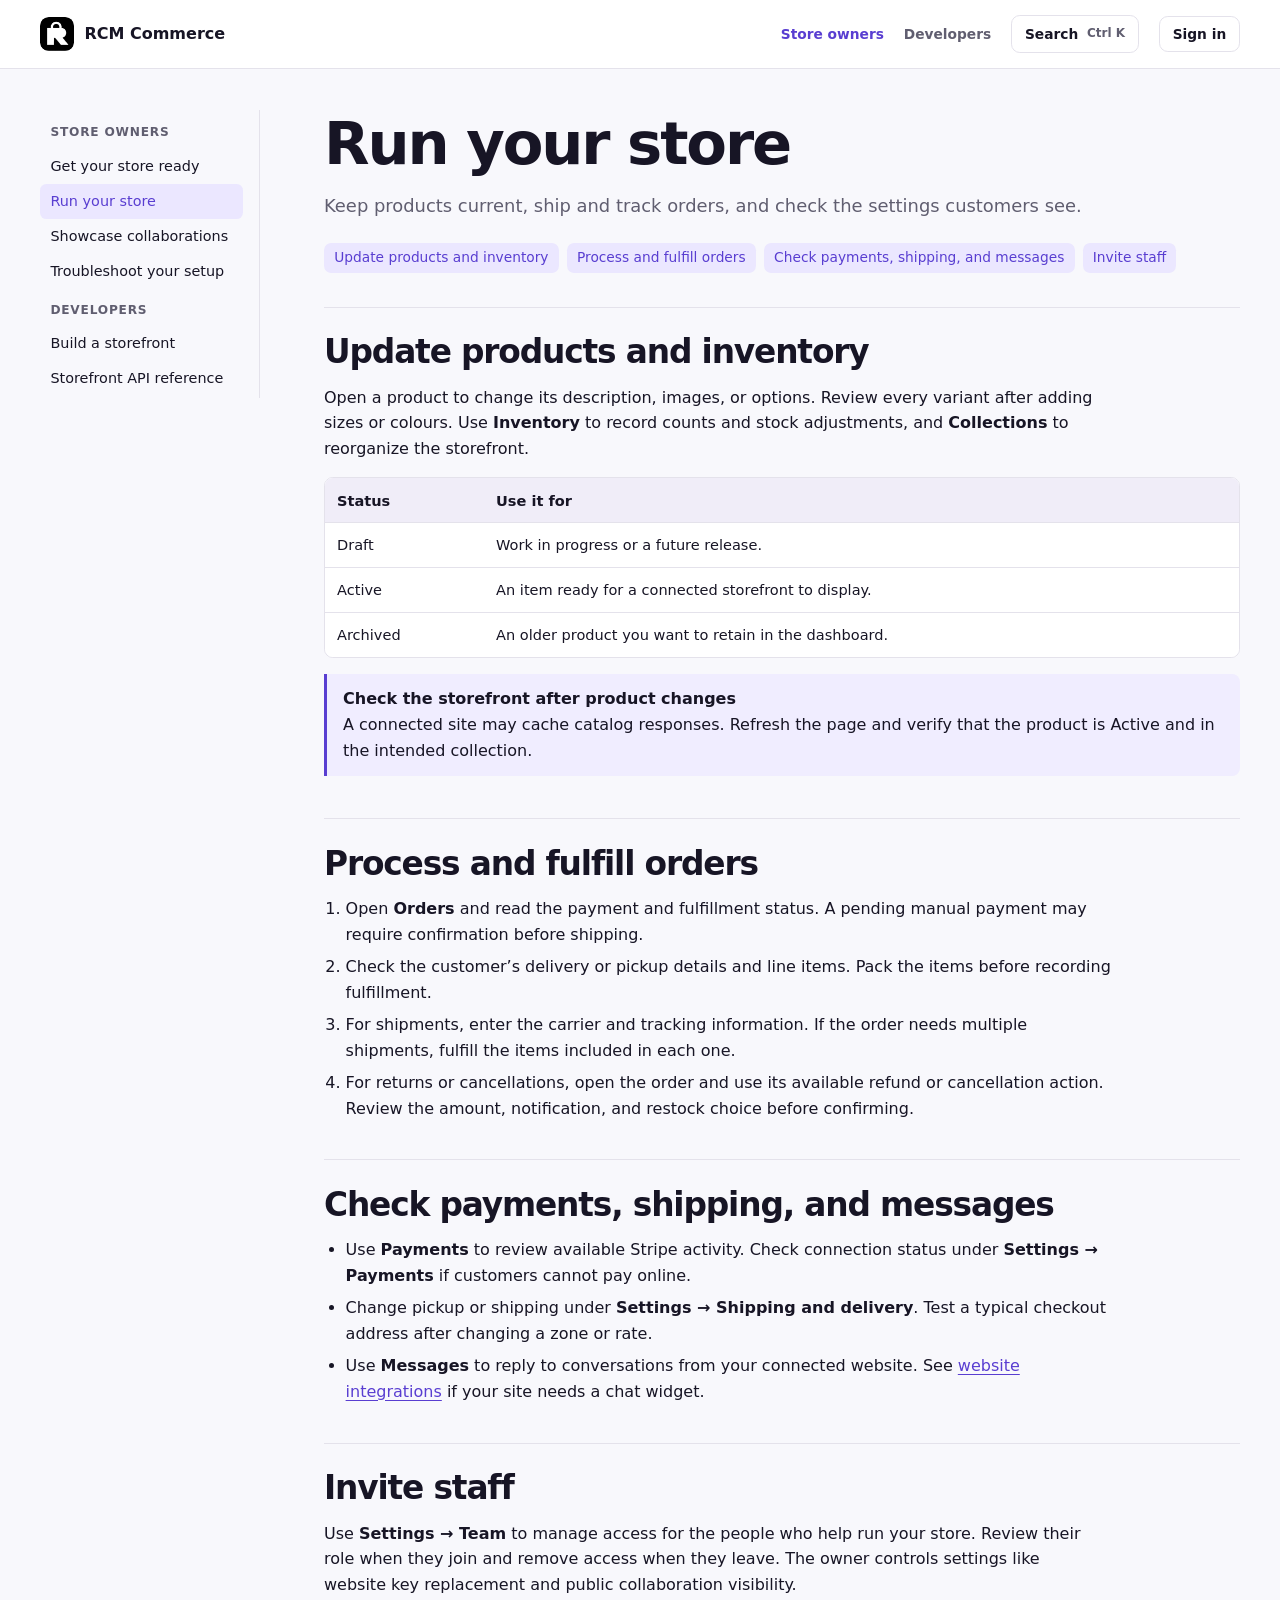
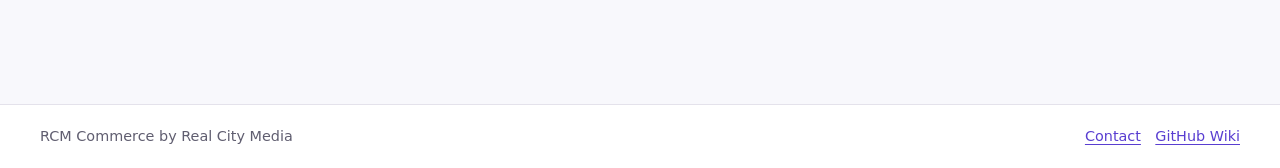
<file: store-operations.html>
<!doctype html>
<html lang="en">
<head><meta charset="utf-8"><meta name="viewport" content="width=device-width, initial-scale=1">
<title>Run your store · RCM Commerce Docs</title><meta name="description" content="Keep products current, ship and track orders, and check the settings customers see.">
<link rel="icon" type="image/png" href="assets/rcm.png"><link rel="stylesheet" href="assets/docs.css">
<script src="assets/docs.js" defer></script></head>
<body><a class="skip" href="#main">Skip to content</a>
<header class="top"><nav class="top-inner" aria-label="Main navigation">
<a class="brand" href="./"><img alt="" width="34" height="34" src="assets/rcm.png">RCM Commerce</a>
<a class="top-link" href="getting-started.html" aria-current="true">Store owners</a>
<a class="top-link" href="developers.html">Developers</a>
<button class="search-open" type="button" aria-haspopup="dialog">Search <kbd>Ctrl K</kbd></button>
<a class="button" href="https://realcitycommerce.com/login">Sign in</a>
</nav></header>
<main class="wrap page-grid" id="main"><nav class="sidebar" aria-label="Documentation"><h2>Store owners</h2><a href="getting-started.html">Get your store ready</a><a href="store-operations.html" aria-current="page">Run your store</a><a href="collaborations.html">Showcase collaborations</a><a href="troubleshooting.html">Troubleshoot your setup</a><h2>Developers</h2><a href="developers.html">Build a storefront</a><a href="api.html">Storefront API reference</a></nav>
<article class="doc"><header class="page-title"><h1>Run your store</h1><p>Keep products current, ship and track orders, and check the settings customers see.</p></header>
<nav class="contents" aria-label="On this page"><a href="#products">Update products and inventory</a><a href="#orders">Process and fulfill orders</a><a href="#payments">Check payments, shipping, and messages</a><a href="#team">Invite staff</a></nav>
<section id="products"><h2>Update products and inventory</h2><p>Open a product to change its description, images, or options. Review every variant after adding sizes or colours. Use <strong>Inventory</strong> to record counts and stock adjustments, and <strong>Collections</strong> to reorganize the storefront.</p><div class="table-wrap"><table><thead><tr><th scope="col">Status</th><th scope="col">Use it for</th></tr></thead><tbody><tr><td>Draft</td><td>Work in progress or a future release.</td></tr><tr><td>Active</td><td>An item ready for a connected storefront to display.</td></tr><tr><td>Archived</td><td>An older product you want to retain in the dashboard.</td></tr></tbody></table></div><aside class="tip"><strong>Check the storefront after product changes</strong>A connected site may cache catalog responses. Refresh the page and verify that the product is Active and in the intended collection.</aside></section>
<section id="orders"><h2>Process and fulfill orders</h2><ol><li>Open <strong>Orders</strong> and read the payment and fulfillment status. A pending manual payment may require confirmation before shipping.</li><li>Check the customer’s delivery or pickup details and line items. Pack the items before recording fulfillment.</li><li>For shipments, enter the carrier and tracking information. If the order needs multiple shipments, fulfill the items included in each one.</li><li>For returns or cancellations, open the order and use its available refund or cancellation action. Review the amount, notification, and restock choice before confirming.</li></ol></section>
<section id="payments"><h2>Check payments, shipping, and messages</h2><ul><li>Use <strong>Payments</strong> to review available Stripe activity. Check connection status under <strong>Settings → Payments</strong> if customers cannot pay online.</li><li>Change pickup or shipping under <strong>Settings → Shipping and delivery</strong>. Test a typical checkout address after changing a zone or rate.</li><li>Use <strong>Messages</strong> to reply to conversations from your connected website. See <a href="developers.html#extras">website integrations</a> if your site needs a chat widget.</li></ul></section>
<section id="team"><h2>Invite staff</h2><p>Use <strong>Settings → Team</strong> to manage access for the people who help run your store. Review their role when they join and remove access when they leave. The owner controls settings like website key replacement and public collaboration visibility.</p></section>
</article></main>
<footer><div class="wrap footer-inner"><span>RCM Commerce by Real City Media</span><div class="footer-links">
<a href="https://realcitymedia.com">Contact</a><a href="https://github.com/RealCityMedia/rcm-commerce-docs/wiki">GitHub Wiki</a></div></div></footer>
<dialog id="search" aria-label="Search the guides"><div class="search-bar"><input type="search" aria-label="Search the guides" placeholder="Search products, checkout, API…"><form method="dialog"><button class="button">Close</button></form></div><ul class="search-results" aria-live="polite"></ul></dialog>
</body></html>
</file>
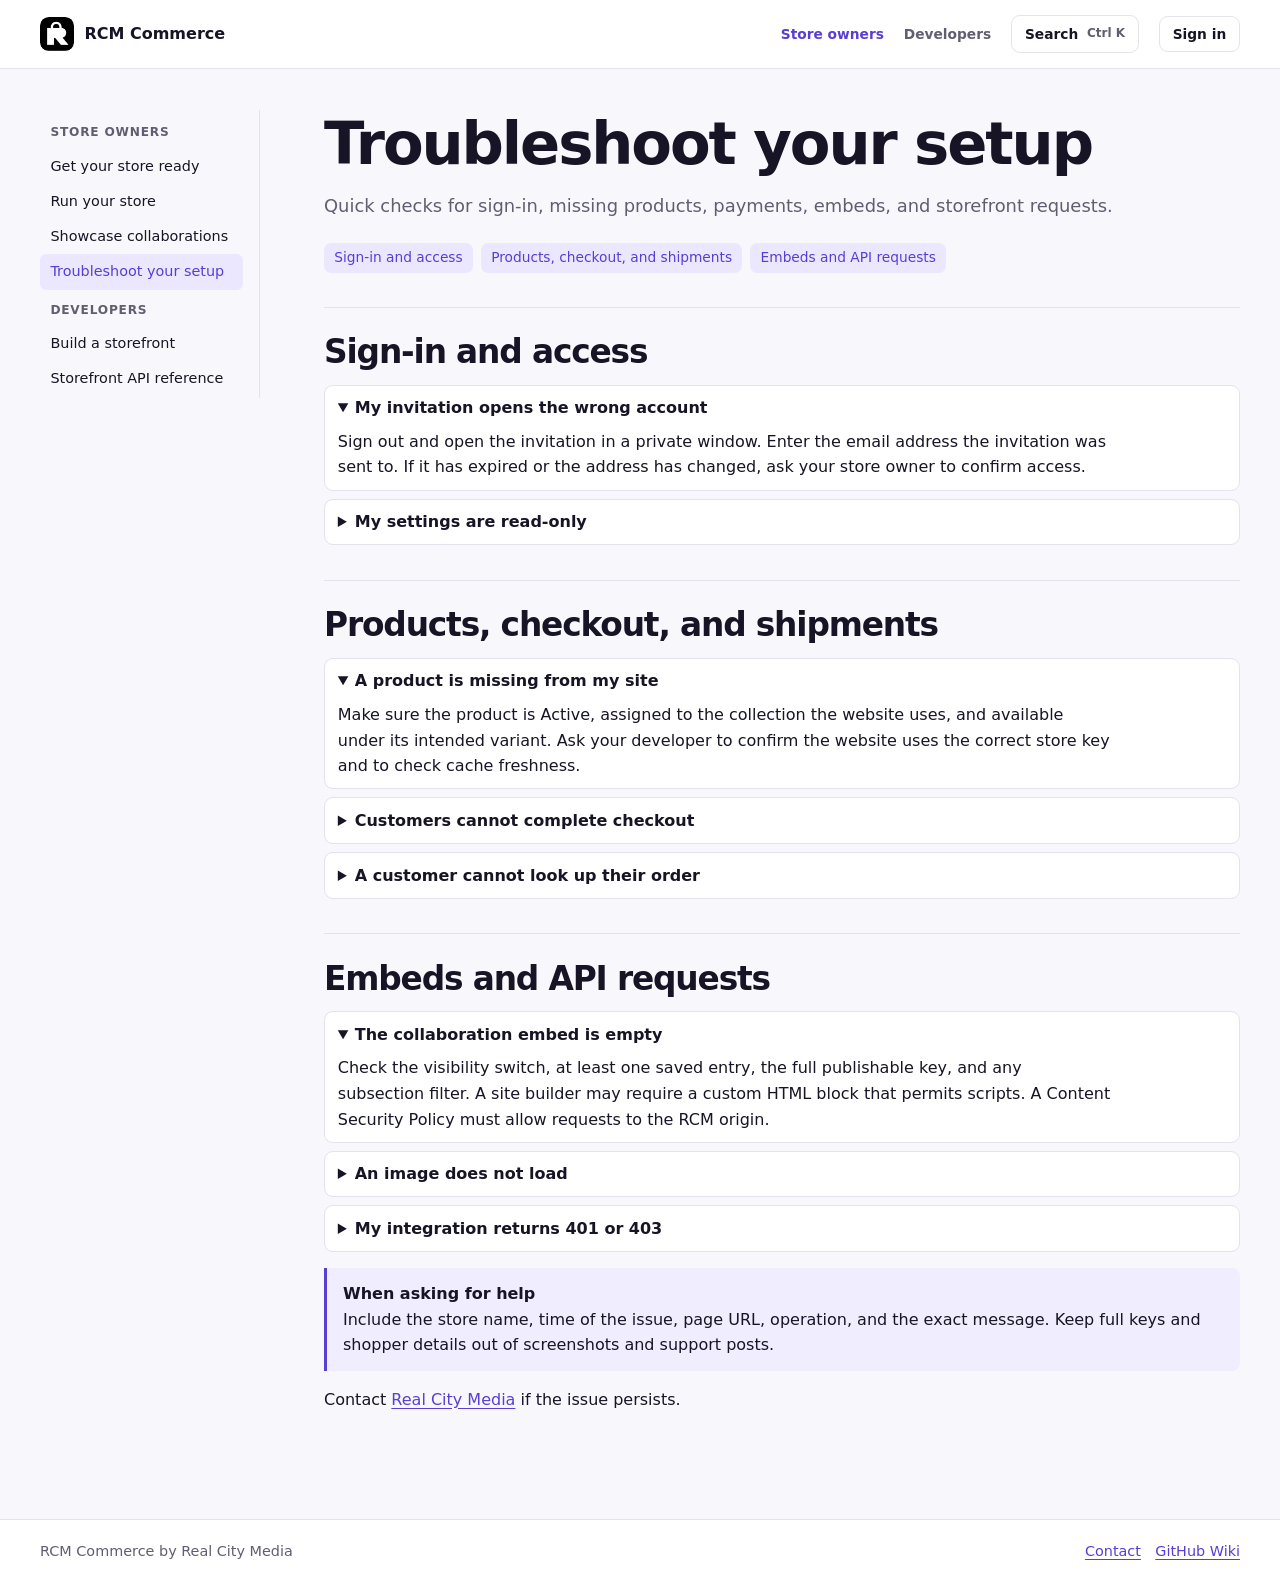
<file: troubleshooting.html>
<!doctype html>
<html lang="en">
<head><meta charset="utf-8"><meta name="viewport" content="width=device-width, initial-scale=1">
<title>Troubleshoot your setup · RCM Commerce Docs</title><meta name="description" content="Quick checks for sign-in, missing products, payments, embeds, and storefront requests.">
<link rel="icon" type="image/png" href="assets/rcm.png"><link rel="stylesheet" href="assets/docs.css">
<script src="assets/docs.js" defer></script></head>
<body><a class="skip" href="#main">Skip to content</a>
<header class="top"><nav class="top-inner" aria-label="Main navigation">
<a class="brand" href="./"><img alt="" width="34" height="34" src="assets/rcm.png">RCM Commerce</a>
<a class="top-link" href="getting-started.html" aria-current="true">Store owners</a>
<a class="top-link" href="developers.html">Developers</a>
<button class="search-open" type="button" aria-haspopup="dialog">Search <kbd>Ctrl K</kbd></button>
<a class="button" href="https://realcitycommerce.com/login">Sign in</a>
</nav></header>
<main class="wrap page-grid" id="main"><nav class="sidebar" aria-label="Documentation"><h2>Store owners</h2><a href="getting-started.html">Get your store ready</a><a href="store-operations.html">Run your store</a><a href="collaborations.html">Showcase collaborations</a><a href="troubleshooting.html" aria-current="page">Troubleshoot your setup</a><h2>Developers</h2><a href="developers.html">Build a storefront</a><a href="api.html">Storefront API reference</a></nav>
<article class="doc"><header class="page-title"><h1>Troubleshoot your setup</h1><p>Quick checks for sign-in, missing products, payments, embeds, and storefront requests.</p></header>
<nav class="contents" aria-label="On this page"><a href="#access">Sign-in and access</a><a href="#storefront">Products, checkout, and shipments</a><a href="#integrations">Embeds and API requests</a></nav>
<section id="access"><h2>Sign-in and access</h2><details open><summary>My invitation opens the wrong account</summary><p>Sign out and open the invitation in a private window. Enter the email address the invitation was sent to. If it has expired or the address has changed, ask your store owner to confirm access.</p></details><details><summary>My settings are read-only</summary><p>Check your role in the store. Owners manage store-wide settings such as keys and the showcase switch.</p></details></section>
<section id="storefront"><h2>Products, checkout, and shipments</h2><details open><summary>A product is missing from my site</summary><p>Make sure the product is Active, assigned to the collection the website uses, and available under its intended variant. Ask your developer to confirm the website uses the correct store key and to check cache freshness.</p></details><details><summary>Customers cannot complete checkout</summary><p>Check the checkout pause switch, Stripe connection status, and whether shipping or pickup is available for the customer’s address. Repeat the flow on a test storefront and record the exact error.</p></details><details><summary>A customer cannot look up their order</summary><p>Confirm the reference and the email or phone number originally used. Check the tracking number in the dashboard if the parcel is already shipped.</p></details></section>
<section id="integrations"><h2>Embeds and API requests</h2><details open><summary>The collaboration embed is empty</summary><p>Check the visibility switch, at least one saved entry, the full publishable key, and any subsection filter. A site builder may require a custom HTML block that permits scripts. A Content Security Policy must allow requests to the RCM origin.</p></details><details><summary>An image does not load</summary><p>Verify the image URL responds and can be shown on another website, or upload the image through the dashboard. Developers should resolve paths starting with <code>/media/</code> against the RCM API origin.</p></details><details><summary>My integration returns 401 or 403</summary><p>Check the API origin and full <code>X-RCM-Key</code>. A rotated key stops working immediately. Server-only operations require a server key and belong on your backend.</p></details><aside class="tip"><strong>When asking for help</strong>Include the store name, time of the issue, page URL, operation, and the exact message. Keep full keys and shopper details out of screenshots and support posts.</aside><p>Contact <a href="https://realcitymedia.com">Real City Media</a> if the issue persists.</p></section>
</article></main>
<footer><div class="wrap footer-inner"><span>RCM Commerce by Real City Media</span><div class="footer-links">
<a href="https://realcitymedia.com">Contact</a><a href="https://github.com/RealCityMedia/rcm-commerce-docs/wiki">GitHub Wiki</a></div></div></footer>
<dialog id="search" aria-label="Search the guides"><div class="search-bar"><input type="search" aria-label="Search the guides" placeholder="Search products, checkout, API…"><form method="dialog"><button class="button">Close</button></form></div><ul class="search-results" aria-live="polite"></ul></dialog>
</body></html>
</file>
<file: assets/docs.css>
:root { color-scheme:light; --ink:#171525; --muted:#605e70; --line:#e4e2eb; --paper:#fff; --bg:#f8f8fc; --accent:#593ed1; --wash:#ebe7ff; --code:#171326; --max:1200px; font:16px/1.6 "Inter",system-ui,-apple-system,BlinkMacSystemFont,"Segoe UI",sans-serif; }
*,*::before,*::after { box-sizing:border-box; }
body { margin:0; color:var(--ink); background:var(--bg); }
a { color:var(--accent); text-underline-offset:.2em; }
a:hover { text-decoration-thickness:2px; }
a:focus-visible,button:focus-visible,input:focus-visible,summary:focus-visible { outline:3px solid var(--accent); outline-offset:4px; }
button,input { font:inherit; }
button { cursor:pointer; }
h1,h2,h3,p { margin:0; }
h1,h2,h3 { line-height:1.15; letter-spacing:-.035em; }
h1 { font-size:clamp(2.4rem,6.7vw,5.25rem); font-weight:760; }
h2 { font-size:clamp(1.45rem,3vw,2.05rem); }
h3 { font-size:1.16rem; }
p,li { max-width:76ch; }
p + p { margin-top:.7em; }
img { display:block; max-width:100%; }
.skip { position:absolute; left:1rem; top:-8rem; z-index:10; padding:.7rem 1rem; border-radius:.4rem; background:var(--paper); }
.skip:focus { top:.65rem; }
.top { position:sticky; top:0; z-index:5; background:#ffffffef; border-bottom:1px solid var(--line); backdrop-filter:blur(14px); }
.top-inner,.wrap { width:min(var(--max),calc(100% - 3rem)); margin-inline:auto; }
.top-inner { display:flex; align-items:center; gap:1.25rem; min-height:4.25rem; }
.brand { display:flex; align-items:center; gap:.65rem; color:var(--ink); text-decoration:none; margin-right:auto; font-weight:760; white-space:nowrap; }
.brand img { border-radius:.55rem; width:34px; height:34px; }
.top a:not(.brand),.search-open { font-weight:650; font-size:.86rem; text-decoration:none; white-space:nowrap; }
.top .top-link { color:var(--muted); }
.top .top-link[aria-current] { color:var(--accent); }
.search-open,.button { display:inline-flex; justify-content:center; align-items:center; gap:.55rem; min-height:2.4rem; padding:.35rem .8rem; border:1px solid var(--line); border-radius:.55rem; background:var(--paper); color:var(--ink); font-weight:650; text-decoration:none; }
.search-open kbd { color:var(--muted); font:inherit; font-size:.75rem; }
.button.primary { background:var(--accent); border-color:var(--accent); color:white; }
.top .button { min-height:2.2rem; }
.hero { display:grid; grid-template-columns:1.12fr 1fr; align-items:center; gap:clamp(2rem,6vw,5rem); padding:clamp(3rem,7vw,6.25rem) 0 4.75rem; }
.hero p { max-width:35rem; margin:1.2rem 0 1.65rem; color:var(--muted); font-size:clamp(1.05rem,2vw,1.2rem); }
.hero-actions { display:flex; flex-wrap:wrap; gap:.65rem; }
.hero-actions .button { padding:.6rem 1rem; }
.diagram { background:radial-gradient(ellipse at 72% 20%,#7e62f2 0%,#644bd3 36%,#38256e 100%); color:white; border-radius:1.5rem; padding:2rem; min-width:0; box-shadow:0 20px 60px #39228425; }
.diagram-title { font-weight:740; margin-bottom:1rem; }
.diagram ol { margin:0; padding:0; list-style:none; display:grid; gap:.7rem; }
.diagram li { display:flex; align-items:center; gap:.8rem; background:#ffffff18; border:1px solid #ffffff46; border-radius:.7rem; padding:.72rem .8rem; }
.diagram b { display:block; font-size:.92rem; }
.diagram small { color:#f2edff; font-size:.78rem; display:block; }
.diagram-index { display:grid; place-items:center; border-radius:.45rem; background:#ffffff27; width:2rem; height:2rem; flex:none; font-size:.8rem; font-weight:760; }
.home-section { padding-bottom:4.5rem; }
.home-section h2 { margin-bottom:1rem; }
.cards { display:grid; grid-template-columns:repeat(3,minmax(0,1fr)); gap:1rem; }
.card-link { display:flex; flex-direction:column; gap:.6rem; text-decoration:none; background:var(--paper); border:1px solid var(--line); border-radius:.85rem; padding:1.25rem; color:var(--ink); transition:border-color .15s,box-shadow .15s; }
.card-link:hover { border-color:var(--accent); box-shadow:0 8px 26px #36286713; }
.card-link p { color:var(--muted); }
.card-link .more { margin-top:auto; color:var(--accent); font-weight:650; }
.page-grid { display:grid; grid-template-columns:220px minmax(0,1fr); gap:clamp(1.5rem,5vw,4.5rem); padding:2.55rem 0 5rem; }
.sidebar { position:sticky; top:6.2rem; align-self:start; padding:.15rem 1rem .1rem 0; border-right:1px solid var(--line); }
.sidebar a,.sidebar h2 { display:block; padding:.38rem .65rem; }
.sidebar h2 { font-size:.76rem; letter-spacing:.065em; color:var(--muted); text-transform:uppercase; margin:.5rem 0 .15rem; }
.sidebar a { text-decoration:none; color:var(--ink); border-radius:.4rem; font-size:.9rem; }
.sidebar a:hover,.sidebar a[aria-current] { background:var(--wash); color:var(--accent); }
.page-title h1 { font-size:clamp(2.15rem,5vw,3.7rem); }
.page-title p { font-size:1.12rem; color:var(--muted); margin-top:.9rem; }
.contents { display:flex; flex-wrap:wrap; gap:.5rem; margin:1.35rem 0 2.1rem; }
.contents a { color:var(--accent); background:var(--wash); font-size:.86rem; line-height:1.3; text-decoration:none; border-radius:.45rem; padding:.4rem .64rem; }
.doc { min-width:0; }
.doc section { padding:1.65rem 0; border-top:1px solid var(--line); scroll-margin-top:5.5rem; }
.doc section h2 { margin-bottom:.8rem; }
.doc h3 { margin:1.25rem 0 .45rem; }
.doc ul,.doc ol { margin:.75rem 0; padding-left:1.35rem; }
.doc li + li { margin-top:.42rem; }
.tip { background:#f0edff; border-left:3px solid var(--accent); padding:.8rem 1rem; border-radius:0 .5rem .5rem 0; margin:1rem 0; }
.tip strong { display:block; }
.code { margin:.8rem 0; border-radius:.65rem; background:var(--code); color:#eeeaff; overflow:hidden; }
.code-header { padding:.45rem .75rem; border-bottom:1px solid #ffffff24; color:#c4bce8; display:flex; justify-content:space-between; align-items:center; font-size:.79rem; font-weight:650; }
.code button { font-size:.78rem; color:white; border:1px solid #ffffff5a; background:transparent; border-radius:.35rem; padding:.22rem .5rem; }
.code pre { margin:0; padding:1rem; overflow:auto; tab-size:2; font-size:.84rem; }
code { font-family:ui-monospace,"SFMono-Regular",Consolas,monospace; }
p code,li code,td code,summary code { background:var(--wash); border-radius:.3rem; padding:.08em .25em; overflow-wrap:anywhere; }
.table-wrap { overflow:auto; border-radius:.55rem; border:1px solid var(--line); margin:1rem 0; }
table { border-collapse:collapse; width:100%; background:var(--paper); font-size:.91rem; }
td,th { text-align:left; padding:.64rem .75rem; border-bottom:1px solid var(--line); vertical-align:top; }
th { background:#f0edf8; }
tr:last-child td { border-bottom:0; }
details { background:var(--paper); border:1px solid var(--line); border-radius:.56rem; padding:.6rem .8rem; margin:.5rem 0; }
summary { font-weight:690; cursor:pointer; }
details p { margin-top:.5rem; }
.method { display:inline-block; min-width:3.2em; font:700 .72rem/1.3 ui-monospace,monospace; color:#245441; background:#dcefe5; padding:.22rem .35rem; border-radius:.35rem; text-align:center; }
.method.post { color:#53259a; background:#ece1ff; }
footer { background:var(--paper); border-top:1px solid var(--line); }
.footer-inner { display:flex; flex-wrap:wrap; gap:.65rem 1.15rem; justify-content:space-between; padding:1.25rem 0; color:var(--muted); font-size:.9rem; }
.footer-links { display:flex; flex-wrap:wrap; gap:.9rem; }
dialog { width:min(42rem,calc(100% - 2rem)); max-height:75vh; padding:1rem; border:1px solid var(--line); border-radius:.85rem; color:var(--ink); background:var(--paper); box-shadow:0 25px 80px #18123647; }
dialog::backdrop { background:#19152f85; }
.search-bar { display:flex; gap:.65rem; }
.search-bar input { width:100%; padding:.55rem .75rem; border:1px solid var(--line); border-radius:.5rem; }
.search-results { padding:0; margin:.7rem 0 0; list-style:none; }
.search-results a { color:var(--ink); text-decoration:none; display:block; padding:.5rem .55rem; border-radius:.45rem; }
.search-results a:hover,.search-results a:focus { background:var(--wash); }
.search-results small { display:block; color:var(--muted); }
@media(max-width:850px) { .hero { gap:1.8rem; } .page-grid { grid-template-columns:170px minmax(0,1fr); } .cards { grid-template-columns:repeat(2,minmax(0,1fr)); } }
@media(max-width:620px) { .top-inner,.wrap {width:calc(100% - 1.5rem);} .top-inner {gap:.45rem;min-height:3.6rem;} .top .top-link,.search-open kbd {display:none;} .top a:not(.brand),.search-open {font-size:.76rem;} .brand {font-size:.88rem;} .brand img {width:28px;height:28px;} .top .button,.search-open {min-height:2rem;padding:.25rem .45rem;} .hero {grid-template-columns:1fr;padding:2.4rem 0 2.7rem;} .diagram {padding:1.1rem;} .cards,.page-grid {grid-template-columns:1fr;} .page-grid {padding-top:1rem;} .sidebar {position:static;border:0;display:flex;flex-wrap:wrap;gap:.25rem;padding:0;} .sidebar h2 {display:none;} .sidebar a {font-size:.78rem;background:var(--paper);border:1px solid var(--line);padding:.3rem .45rem;} .home-section {padding-bottom:2.5rem;} }
@media(prefers-reduced-motion:reduce) { *,*::before,*::after {transition:none!important;} }
</file>
